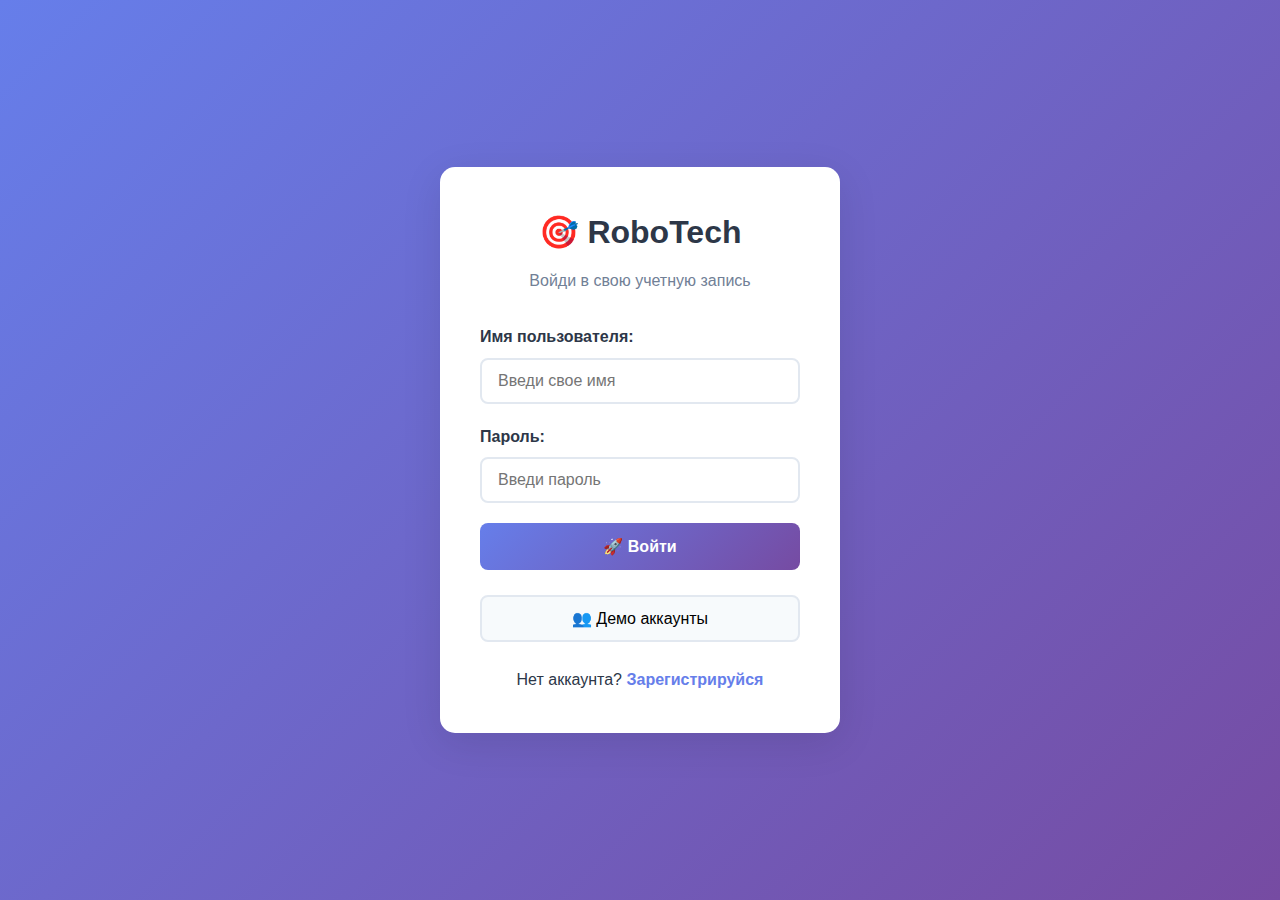
<file: index.html>
<!DOCTYPE html>
<html lang="ru">
<head>
    <meta charset="UTF-8">
    <meta name="viewport" content="width=device-width, initial-scale=1.0">
    <title>RoboTech - Изучение программирования</title>
    <link rel="stylesheet" href="cssstyle.css">
</head>
<body>
    <!-- Боковое меню -->
    <nav class="sidebar" id="sidebar">
        <div class="sidebar-header">
            <h2>🎯 RoboTech</h2>
            <button class="close-menu" onclick="Navigation.toggleSidebar()">×</button>
        </div>
        <div class="sidebar-content">
            <a href="index.html" class="menu-item">🏠 Главная</a>
            <a href="learn.html" class="menu-item">📚 Изучение языка</a>
            <a href="lessons.html" class="menu-item">💻 Практические уроки</a>
            <a href="profile.html" class="menu-item">👤 Профиль</a>
            <a href="settings.html" class="menu-item">⚙️ Настройки</a>
            <a href="#" class="menu-item" onclick="Auth.logout()">🚪 Выйти</a>
        </div>
        <div class="sidebar-footer">
            <div class="version-info">v2.0.0</div>
        </div>
    </nav>

    <!-- Основной контент -->
    <div class="main-content">
        <!-- Кнопка открытия меню -->
        <button class="menu-toggle" onclick="Navigation.toggleSidebar()">☰</button>

        <header class="main-header">
            <div class="header-content">
                <h1>RoboTech</h1>
                <div id="userWelcome">Добро пожаловать в мир Arduino!</div>
            </div>
            <div class="user-info">
                <div class="stat-badge">💎 <span id="totalPoints">0</span></div>
                <div class="level-badge">⭐ <span id="userLevel">Новичок</span></div>
            </div>
        </header>

        <main>
            <section class="welcome-section">
                <h2>Начни изучать Arduino с нуля!</h2>
                <p>Интерактивная платформа для практического изучения программирования и электроники</p>
                <div class="welcome-actions">
                    <a href="learn.html" class="btn btn-primary">📚 Изучение языка</a>
                    <a href="lessons.html" class="btn btn-secondary">💻 Практические уроки</a>
                </div>
            </section>

            <section class="achievements-section">
                <h2>🎯 Ваши достижения</h2>
                <div class="achievements-grid" id="achievementsGrid">
                    <div class="loading-achievements">Загрузка достижений...</div>
                </div>
            </section>

            <section class="progress-section">
                <h3>📊 Прогресс обучения</h3>
                <div class="progress-bar">
                    <div class="progress-fill" id="progressFill"></div>
                </div>
                <p>Пройдено: <span id="completedLessons">0</span>/5 уроков</p>
            </section>
        </main>
    </div>

    <script src="jsutils.js"></script>
    <script src="jsdata-manager.js"></script>
    <script src="jsauth.js"></script>
    <script src="jsnavigation.js"></script>
    <script src="jsui.js"></script>
    <script src="jsapp.js"></script>
    
    <script>
        document.addEventListener('DOMContentLoaded', function() {
            // Сначала загружаем тему
            UserInterface.loadTheme();
            
            // Затем инициализируем приложение
            const app = ArduinoSchoolApp.getInstance();
            
            app.initialize().then(() => {
                console.log('App initialized successfully');
                
                // Загружаем профиль
                if (ArduinoSchoolApp.getCurrentUser()) {
                    ArduinoSchoolApp.loadProfileData();
                    
                    // Загружаем достижения после небольшой задержки
                    setTimeout(() => {
                        try {
                            UserInterface.loadAchievements();
                            console.log('Achievements loaded');
                        } catch (error) {
                            console.error('Error loading achievements:', error);
                            const achievementsGrid = document.getElementById('achievementsGrid');
                            if (achievementsGrid) {
                                achievementsGrid.innerHTML = '<div class="error-message">Ошибка загрузки достижений</div>';
                            }
                        }
                    }, 200);
                } else {
                    // Если пользователь не авторизован, показываем сообщение
                    const achievementsGrid = document.getElementById('achievementsGrid');
                    if (achievementsGrid) {
                        achievementsGrid.innerHTML = '<div class="info-message">Войдите в систему чтобы увидеть достижения</div>';
                    }
                }
            }).catch(error => {
                console.error('App initialization failed:', error);
                
                // Показываем сообщение об ошибке
                const achievementsGrid = document.getElementById('achievementsGrid');
                if (achievementsGrid) {
                    achievementsGrid.innerHTML = '<div class="error-message">Ошибка загрузки приложения</div>';
                }
            });
        });
    </script>
</body>
</html>
</file>
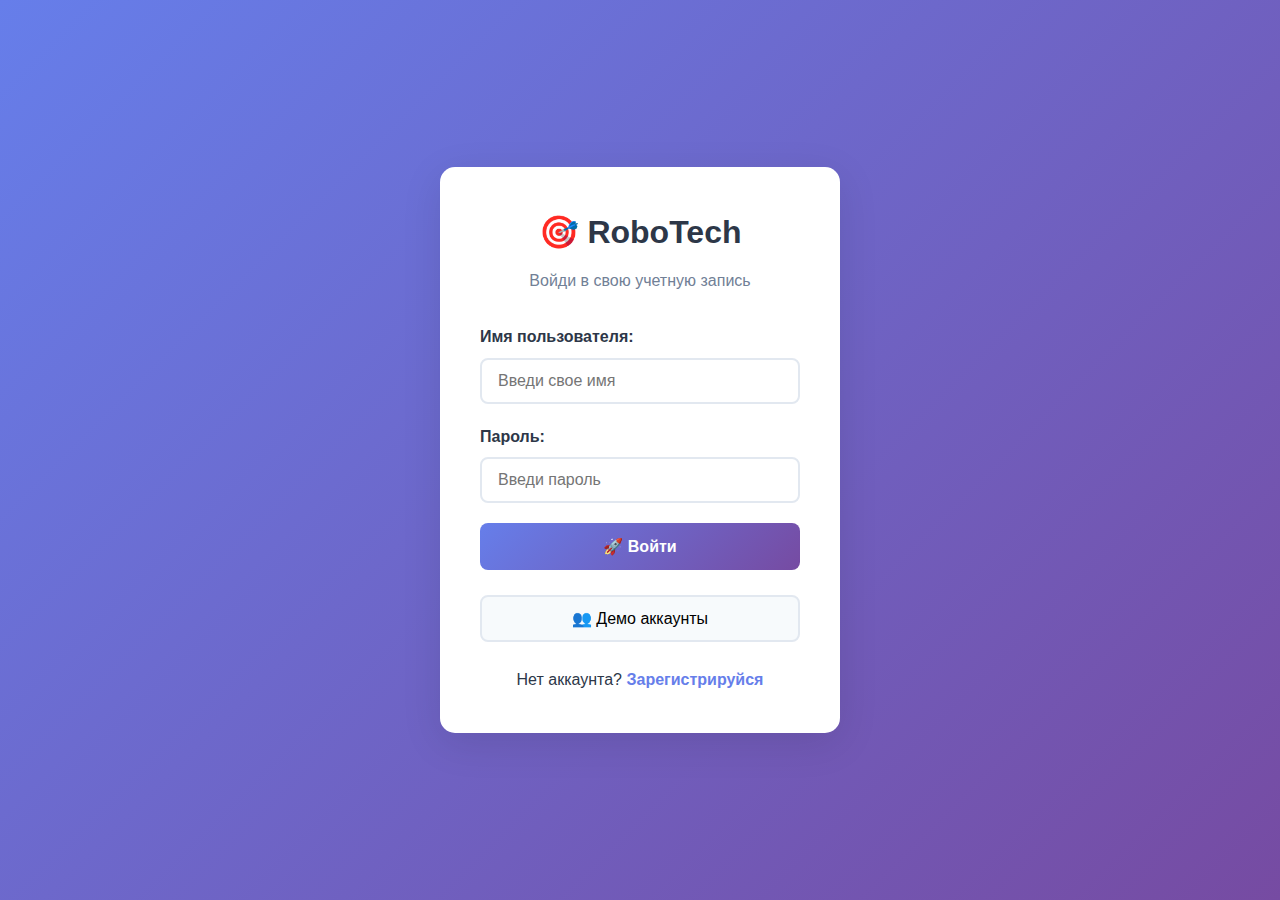
<file: learn.html>
<!DOCTYPE html>
<html lang="ru">
<head>
    <meta charset="UTF-8">
    <meta name="viewport" content="width=device-width, initial-scale=1.0">
    <title>Разделы по Arduino - RoboTech</title>
    <link rel="stylesheet" href="cssstyle.css">
</head>
<body>
    <nav class="sidebar" id="sidebar">
        <div class="sidebar-header">
            <h2>🎯 RoboTech</h2>
            <button class="close-menu" onclick="Navigation.toggleSidebar()">×</button>
        </div>
        <div class="sidebar-content">
            <a href="index.html" class="menu-item">🏠 Главная</a>
            <a href="learn.html" class="menu-item active">📚 Разделы по Arduino</a>
            <a href="lessons.html" class="menu-item">💻 Практические уроки</a>
            <a href="profile.html" class="menu-item">👤 Профиль</a>
            <a href="settings.html" class="menu-item">⚙️ Настройки</a>
            <a href="#" class="menu-item" onclick="Auth.logout()">🚪 Выйти</a>
        </div>
        <div class="sidebar-footer">
            <div class="version-info">v2.2.4</div>
        </div>
    </nav>

    <div class="main-content">
        <button class="menu-toggle" onclick="Navigation.toggleSidebar()">☰</button>

        <header class="main-header">
            <h1>📚 Разделы по Arduino</h1>
            <a href="index.html" class="btn btn-back">← На главную</a>
        </header>

        <div class="learning-layout">
            <!-- Боковая панель с разделами -->
            <aside class="sections-sidebar">
                <h3>Разделы обучения</h3>
                <div class="sections-list">
                    <div class="section-item active" data-section="arduino-start">
                        <div class="section-icon">🚀</div>
                        <div class="section-info">
                            <h4>Начало Arduino</h4>
                            <span class="section-progress">0/4 модуля</span>
                        </div>
                    </div>
                </div>
            </aside>

            <!-- Основной контент раздела -->
            <main class="section-content">
                <div class="section-header">
                    <h2>Начало Arduino</h2>
                    <div class="section-stats">
                        <span class="stat">📊 4 модуля</span>
                        <span class="stat">⏱️ 60 минут</span>
                    </div>
                </div>

                <div class="modules-list">
                    <!-- МОДУЛЬ 1: Что такое Arduino? -->
                    <div class="module-card" data-module="what-is-arduino">
                        <div class="module-header" onclick="Learning.toggleModule('what-is-arduino')">
                            <div class="module-icon">❓</div>
                            <h3>Что такое Arduino?</h3>
                            <div class="module-status">Доступно</div>
                        </div>
                        
                        <div class="module-content hidden" id="what-is-arduino-content">
                            <div class="learning-content">
                                <!-- Шаг 1: Введение -->
                                <div class="learning-step active" data-step="1">
                                    <div class="theory">
                                        <h2>Введение в Arduino</h2>
                                        <p><strong>Arduino</strong> - это платформа для создания электронных устройств, которая состоит из двух основных частей:</p>
                                        
                                        <div class="info-box">
                                            <h5>📋 Аппаратная часть:</h5>
                                            <ul>
                                                <li>Плата с микроконтроллером</li>
                                                <li>Цифровые и аналоговые входы/выходы</li>
                                                <li>USB-порт для программирования</li>
                                                <li>Разъем для питания</li>
                                            </ul>
                                        </div>

                                        <div class="info-box">
                                            <h5>💻 Программная часть:</h5>
                                            <ul>
                                                <li>Среда разработки Arduino IDE</li>
                                                <li>Упрощенный язык программирования на основе C++</li>
                                                <li>Библиотеки для работы с компонентами</li>
                                                <li>Простая загрузка программ в плату</li>
                                            </ul>
                                        </div>
                                    </div>

                                    <div class="module-actions">
                                        <button class="btn btn-next" onclick="Learning.nextStep('what-is-arduino', 1)">Далее →</button>
                                    </div>
                                </div>

                                <!-- Шаг 2: Компоненты -->
                                <div class="learning-step hidden" data-step="2">
                                    <div class="theory">
                                        <h2>Компоненты Arduino Uno</h2>
                                        
                                        <div class="arduino-image">
                                            <div class="board-preview">
                                                <div class="board-header">Arduino Uno</div>
                                                <div class="board-components">
                                                    <div class="component">🔌 USB порт</div>
                                                    <div class="component">⚡ Питание</div>
                                                    <div class="component">💡 Светодиоды</div>
                                                    <div class="component">🔘 Кнопка сброса</div>
                                                    <div class="component">📊 Цифровые пины</div>
                                                    <div class="component">📈 Аналоговые пины</div>
                                                </div>
                                            </div>
                                        </div>

                                        <div class="theory-tips">
                                            <h3>💡 Основные компоненты:</h3>
                                            <ul>
                                                <li><strong>Микроконтроллер:</strong> "Мозг" платы</li>
                                                <li><strong>Цифровые пины:</strong> Для включения/выключения устройств</li>
                                                <li><strong>Аналоговые пины:</strong> Для чтения значений датчиков</li>
                                                <li><strong>USB порт:</strong> Для программирования и питания</li>
                                            </ul>
                                        </div>
                                    </div>

                                    <div class="module-actions">
                                        <button class="btn btn-secondary" onclick="Learning.prevStep('what-is-arduino', 2)">← Назад</button>
                                        <button class="btn btn-next" onclick="Learning.nextStep('what-is-arduino', 2)">Далее →</button>
                                    </div>
                                </div>

                                <!-- Шаг 3: Преимущества -->
                                <div class="learning-step hidden" data-step="3">
                                    <div class="theory">
                                        <h2>Преимущества Arduino</h2>
                                        
                                        <div class="advantages-grid">
                                            <div class="advantage">
                                                <span class="advantage-icon">🎯</span>
                                                <strong>Простота</strong>
                                                <p>Легко начать даже без опыта в электронике</p>
                                            </div>
                                            <div class="advantage">
                                                <span class="advantage-icon">💰</span>
                                                <strong>Доступность</strong>
                                                <p>Низкая стоимость компонентов и плат</p>
                                            </div>
                                            <div class="advantage">
                                                <span class="advantage-icon">🌐</span>
                                                <strong>Сообщество</strong>
                                                <p>Большая база знаний и готовых проектов</p>
                                            </div>
                                            <div class="advantage">
                                                <span class="advantage-icon">🔧</span>
                                                <strong>Гибкость</strong>
                                                <p>Можно создавать любые проекты - от простых до сложных</p>
                                            </div>
                                        </div>
                                    </div>

                                    <div class="module-actions">
                                        <button class="btn btn-secondary" onclick="Learning.prevStep('what-is-arduino', 3)">← Назад</button>
                                        <button class="btn btn-next" onclick="Learning.nextStep('what-is-arduino', 3)">Далее →</button>
                                    </div>
                                </div>

                                <!-- Шаг 4: Практическое задание -->
                                <div class="learning-step hidden" data-step="4">
                                    <div class="theory">
                                        <h2>🧪 Практическое задание</h2>
                                        
                                        <div class="practice-section">
                                            <p><strong>Задание:</strong> Подумай и напиши в тетради 3 идеи проектов, которые можно реализовать с помощью Arduino:</p>
                                            <ul>
                                                <li>Один простой проект (например, мигающий светодиод)</li>
                                                <li>Один средний проект (например, метеостанция)</li>
                                                <li>Один сложный проект (например, робот)</li>
                                            </ul>
                                            
                                            <div class="task">
                                                <h3>📝 Проверь себя:</h3>
                                                <p>Ответь на вопросы:</p>
                                                <ul>
                                                    <li>Что такое Arduino?</li>
                                                    <li>Какие основные компоненты есть на плате?</li>
                                                    <li>В чем преимущества Arduino перед другими платформами?</li>
                                                </ul>
                                            </div>
                                        </div>
                                    </div>

                                    <div class="module-actions">
                                        <button class="btn btn-secondary" onclick="Learning.prevStep('what-is-arduino', 4)">← Назад</button>
                                        <button class="btn btn-success" onclick="Learning.completeModule('what-is-arduino')">✅ Завершить модуль</button>
                                    </div>
                                </div>
                            </div>
                        </div>
                    </div>

                    <!-- МОДУЛЬ 2: Установка Arduino IDE -->
                    <div class="module-card" data-module="install-arduino-ide">
                        <div class="module-header" onclick="Learning.toggleModule('install-arduino-ide')">
                            <div class="module-icon">💻</div>
                            <h3>Установка Arduino IDE</h3>
                            <div class="module-status">Доступно</div>
                        </div>
                        
                        <div class="module-content hidden" id="install-arduino-ide-content">
                            <div class="learning-content">
                                <!-- Шаг 1: Введение -->
                                <div class="learning-step active" data-step="1">
                                    <div class="theory">
                                        <h2>🚀 Установка Arduino IDE</h2>
                                        <p><strong>Arduino IDE</strong> - это программа, где мы будем писать код для наших проектов! Это как специальный текстовый редактор для Arduino.</p>
                                        
                                        <div class="info-box" style="background: linear-gradient(135deg, #e3f2fd, #bbdefb); border-left: 4px solid #2196f3;">
                                            <h5>🎯 Что мы сделаем:</h5>
                                            <ul>
                                                <li>📥 Скачаем Arduino IDE с официального сайта</li>
                                                <li>⚙️ Установим программу на компьютер</li>
                                                <li>✅ Проверим, что всё работает правильно</li>
                                            </ul>
                                        </div>
                                    </div>

                                    <div class="module-actions">
                                        <button class="btn btn-next" onclick="Learning.nextStep('install-arduino-ide', 1)">Начать установку! 🚀</button>
                                    </div>
                                </div>

                                <!-- Шаг 2: Выбор ОС -->
                                <div class="learning-step hidden" data-step="2">
                                    <div class="theory">
                                        <h2>🖥️ Выбери свою операционную систему</h2>
                                        
                                        <div class="os-selection">
                                            <div class="os-option" onclick="Learning.selectOS('windows')">
                                                <div class="os-icon">🪟</div>
                                                <div class="os-info">
                                                    <h4>Windows</h4>
                                                    <p>Для компьютеров с Windows</p>
                                                </div>
                                                <div class="os-check">✓</div>
                                            </div>
                                            
                                            <div class="os-option" onclick="Learning.selectOS('mac')">
                                                <div class="os-icon">🍎</div>
                                                <div class="os-info">
                                                    <h4>Mac OS</h4>
                                                    <p>Для компьютеров Apple</p>
                                                </div>
                                                <div class="os-check">✓</div>
                                            </div>
                                            
                                            <div class="os-option" onclick="Learning.selectOS('linux')">
                                                <div class="os-icon">🐧</div>
                                                <div class="os-info">
                                                    <h4>Linux</h4>
                                                    <p>Для компьютеров с Linux</p>
                                                </div>
                                                <div class="os-check">✓</div>
                                            </div>
                                        </div>
                                    </div>

                                    <div class="module-actions">
                                        <button class="btn btn-secondary" onclick="Learning.prevStep('install-arduino-ide', 2)">← Назад</button>
                                        <button class="btn btn-next" id="nextStep2" disabled onclick="Learning.nextStep('install-arduino-ide', 2)">Продолжить ✅</button>
                                    </div>
                                </div>

                                <!-- Шаг 3: Скачивание -->
                                <div class="learning-step hidden" data-step="3">
                                    <div class="theory">
                                        <h2>📥 Скачиваем Arduino IDE</h2>
                                        
                                        <div class="download-guide">
                                            <div class="step-number">1</div>
                                            <div class="step-content">
                                                <h4>Перейди на официальный сайт</h4>
                                                <p>Нажми на кнопку ниже чтобы открыть страницу загрузки:</p>
                                                <a href="https://github.com/arduino/arduino-ide/releases" target="_blank" class="btn btn-primary download-btn">🌐 Открыть страницу загрузки</a>
                                            </div>
                                        </div>

                                        <div class="download-guide">
                                            <div class="step-number">2</div>
                                            <div class="step-content">
                                                <h4>Найди свою версию</h4>
                                                <p>На странице найди файл для своей операционной системы:</p>
                                                <div class="os-files">
                                                    <div class="os-file"><span class="file-icon">📦</span><span class="file-name">Windows: <code>.exe</code> файл</span></div>
                                                    <div class="os-file"><span class="file-icon">📦</span><span class="file-name">Mac: <code>.dmg</code> файл</span></div>
                                                    <div class="os-file"><span class="file-icon">📦</span><span class="file-name">Linux: <code>.AppImage</code> файл</span></div>
                                                </div>
                                            </div>
                                        </div>
                                    </div>

                                    <div class="module-actions">
                                        <button class="btn btn-secondary" onclick="Learning.prevStep('install-arduino-ide', 3)">← Назад</button>
                                        <button class="btn btn-next" onclick="Learning.nextStep('install-arduino-ide', 3)">Я скачал! 🎉</button>
                                    </div>
                                </div>

                                <!-- Шаг 4: Установка -->
                                <div class="learning-step hidden" data-step="4">
                                    <div class="theory">
                                        <h2>⚙️ Устанавливаем Arduino IDE</h2>
                                        
                                        <div class="installation-steps">
                                            <div class="install-step">
                                                <div class="step-visual">
                                                    <div class="computer-screen">
                                                        <div class="screen-content">
                                                            <div class="folder">📁 Downloads</div>
                                                            <div class="file">📦 arduino-ide.exe</div>
                                                            <div class="cursor">👉</div>
                                                        </div>
                                                    </div>
                                                </div>
                                                <div class="step-instruction">
                                                    <h4>1. Найди скачанный файл</h4>
                                                    <p>Открой папку "Загрузки" и найди файл Arduino IDE</p>
                                                </div>
                                            </div>

                                            <div class="install-step">
                                                <div class="step-visual">
                                                    <div class="install-window">
                                                        <div class="window-header">Arduino IDE Setup</div>
                                                        <div class="window-content">
                                                            <div class="install-option">✅ I accept the agreement</div>
                                                            <div class="install-option">📁 Install to: C:\Program Files\Arduino</div>
                                                            <button class="install-button">Next ></button>
                                                        </div>
                                                    </div>
                                                </div>
                                                <div class="step-instruction">
                                                    <h4>2. Запусти установку</h4>
                                                    <p>Дважды нажми на файл и следуй инструкциям установщика</p>
                                                </div>
                                            </div>
                                        </div>
                                    </div>

                                    <div class="module-actions">
                                        <button class="btn btn-secondary" onclick="Learning.prevStep('install-arduino-ide', 4)">← Назад</button>
                                        <button class="btn btn-next" onclick="Learning.nextStep('install-arduino-ide', 4)">Установлено! ✅</button>
                                    </div>
                                </div>

                                <!-- Шаг 5: Проверка -->
                                <div class="learning-step hidden" data-step="5">
                                    <div class="theory">
                                        <h2>🎉 Проверяем установку!</h2>
                                        
                                        <div class="success-check">
                                            <div class="check-animation">
                                                <div class="check-icon">✅</div>
                                                <div class="check-message">Arduino IDE успешно установлена!</div>
                                            </div>
                                        </div>
                                    </div>

                                    <div class="module-actions">
                                        <button class="btn btn-secondary" onclick="Learning.prevStep('install-arduino-ide', 5)">← Назад</button>
                                        <button class="btn btn-success" onclick="Learning.completeModule('install-arduino-ide')">🎊 Завершить установку!</button>
                                    </div>
                                </div>
                            </div>
                        </div>
                    </div>

                    <!-- Остальные модули (3 и 4) остаются без изменений -->
                    <!-- МОДУЛЬ 3: Установка драйверов -->
                    <div class="module-card" data-module="install-arduino-driver">
                        <div class="module-header" onclick="Learning.toggleModule('install-arduino-driver')">
                            <div class="module-icon">🔌</div>
                            <h3>Установка драйверов Arduino</h3>
                            <div class="module-status">Только для Windows</div>
                        </div>
                        
                        <div class="module-content hidden" id="install-arduino-driver-content">
                            <!-- Содержимое модуля 3 -->
                        </div>
                    </div>

                    <!-- МОДУЛЬ 4: Работа с Arduino IDE -->
                    <div class="module-card" data-module="work-with-arduino-ide">
                        <div class="module-header" onclick="Learning.toggleModule('work-with-arduino-ide')">
                            <div class="module-icon">⚡</div>
                            <h3>Работа с Arduino IDE</h3>
                            <div class="module-status">Готов к программированию!</div>
                        </div>
                        
                        <div class="module-content hidden" id="work-with-arduino-ide-content">
                            <!-- Содержимое модуля 4 -->
                        </div>
                    </div>
                </div>
            </main>
        </div>
    </div>

    <script src="jsutils.js"></script>
    <script src="jsdata-manager.js"></script>
    <script src="jsauth.js"></script>
    <script src="jsnavigation.js"></script>
    <script src="jsui.js"></script>
    <script src="jsapp.js"></script>
    <script src="jslearning.js"></script>
    
    <script>
        document.addEventListener('DOMContentLoaded', function() {
            ArduinoSchoolApp.getInstance().initialize().then(() => {
                console.log('Learning page initialized');
                Learning.init();
            });
        });
    </script>
</body>
</html>
</file>
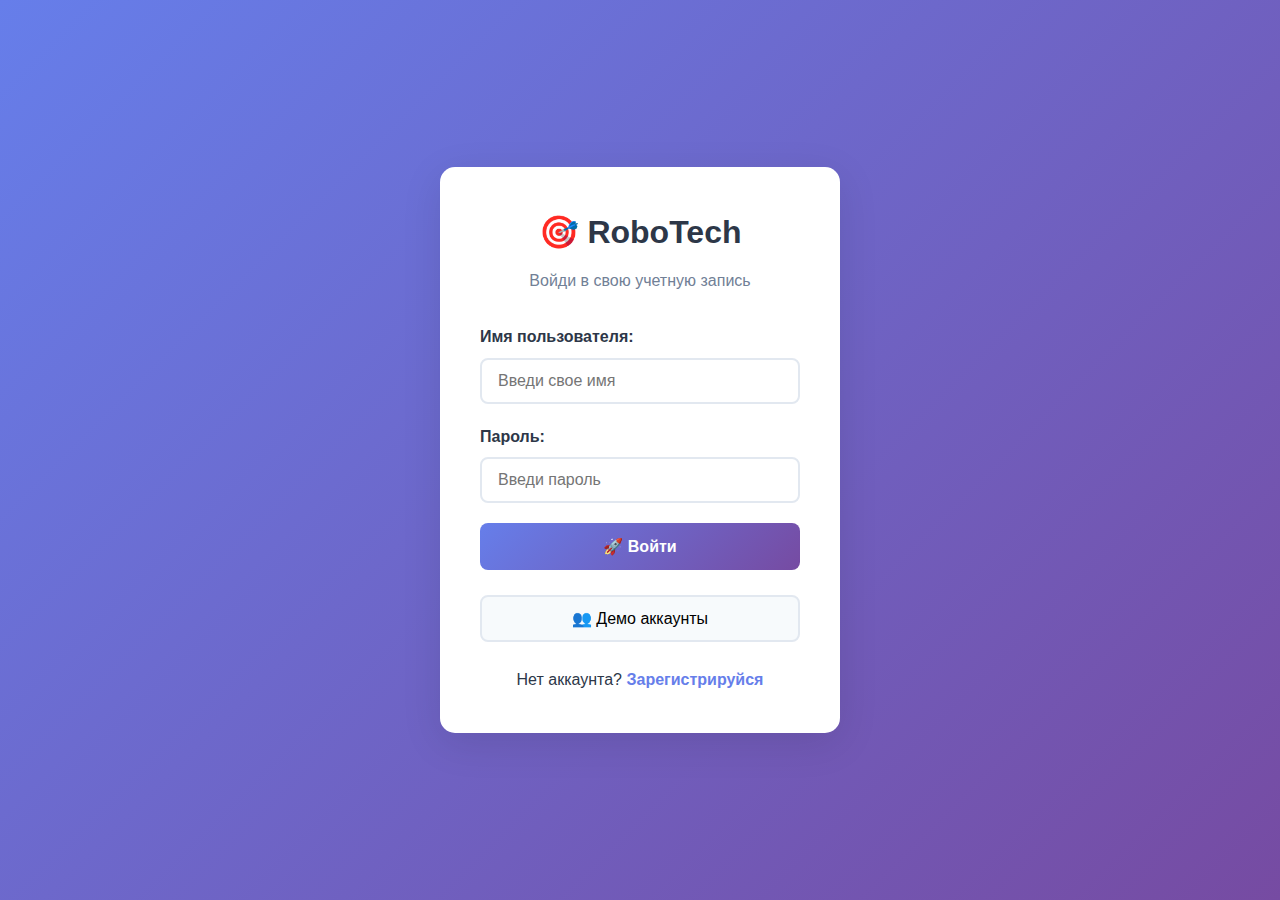
<file: lesson1.html>
<!DOCTYPE html>
<html lang="ru">
<head>
    <meta charset="UTF-8">
    <meta name="viewport" content="width=device-width, initial-scale=1.0">
    <title>Урок 1: Первая программа - RoboTech</title>
    <link rel="stylesheet" href="cssstyle.css">
</head>
<body>
    <nav class="sidebar" id="sidebar">
        <div class="sidebar-header">
            <h2>🎯 RoboTech</h2>
            <button class="close-menu" onclick="Navigation.toggleSidebar()">×</button>
        </div>
        <div class="sidebar-content">
            <a href="index.html" class="menu-item">🏠 Главная</a>
            <a href="learn.html" class="menu-item">📚 Изучение языка</a>
            <a href="lessons.html" class="menu-item">💻 Практические уроки</a>
            <a href="profile.html" class="menu-item">👤 Профиль</a>
            <a href="settings.html" class="menu-item">⚙️ Настройки</a>
            <a href="#" class="menu-item" onclick="Auth.logout()">🚪 Выйти</a>
        </div>
        <div class="sidebar-footer">
            <div class="version-info">v2.0.0</div>
        </div>
    </nav>

    <div class="main-content">
        <button class="menu-toggle" onclick="Navigation.toggleSidebar()">☰</button>

        <header class="main-header">
            <h1>Урок 1: Первая программа</h1>
            <a href="lessons.html" class="btn btn-back">← К урокам</a>
        </header>

        <div class="lesson-content">
            <div class="theory">
                <h2>Мигающий светодиод</h2>
                <p>На плате Arduino есть встроенный светодиод на пине 13. Давай заставим его мигать!</p>
                
                <div class="task">
                    <h3>Задание:</h3>
                    <p>Напиши программу, которая включает светодиод на 1 секунду и выключает на 1 секунду.</p>
                </div>
            </div>

            <div class="code-section">
                <h3>Твой код:</h3>
                <textarea id="codeEditor" rows="12">
int ledPin = 13;

void setup() {
  // Настрой пин как выход
}

void loop() {
  // Включи светодиод
  // Подожди 1000 миллисекунд
  // Выключи светодиод
  // Подожди 1000 миллисекунд
}</textarea>
                <button class="btn btn-check" onclick="checkCode()">Проверить код</button>
            </div>

            <div id="result" class="result hidden">
                <div id="message"></div>
                <button class="btn btn-next-lesson" onclick="completeLesson()">Завершить урок</button>
            </div>
        </div>
    </div>

    <script src="jsutils.js"></script>
    <script src="jsdata-manager.js"></script>
    <script src="jsauth.js"></script>
    <script src="jsnavigation.js"></script>
    <script src="jsui.js"></script>
    <script src="jsapp.js"></script>
    <script src="jslessons.js"></script>
    
    <script>
        document.addEventListener('DOMContentLoaded', function() {
            const currentUser = localStorage.getItem('currentUser');
            if (!currentUser) {
                alert('Пожалуйста, войдите в систему');
                window.location.href = 'login.html';
                return;
            }
            
            ArduinoSchoolApp.getInstance().initialize().then(() => {
                initLesson(1);
            });
        });

        function checkCode() {
            const code = document.getElementById('codeEditor').value;
            const result = document.getElementById('result');
            const message = document.getElementById('message');
            
            if (code.includes('pinMode') && 
                code.includes('digitalWrite') && 
                code.includes('delay')) {
                
                message.innerHTML = '✅ Отлично! Код правильный! Светодиод будет мигать!';
                message.className = 'success';
                result.classList.remove('hidden');
                
            } else {
                message.innerHTML = '❌ Проверь, что ты использовал pinMode, digitalWrite и delay';
                message.className = 'error';
                result.classList.remove('hidden');
            }
        }

        function completeLesson() {
            ArduinoSchoolApp.completeLesson(1);
            setTimeout(() => {
                window.location.href = 'lessons.html';
            }, 2000);
        }
    </script>
</body>
</html>
</file>
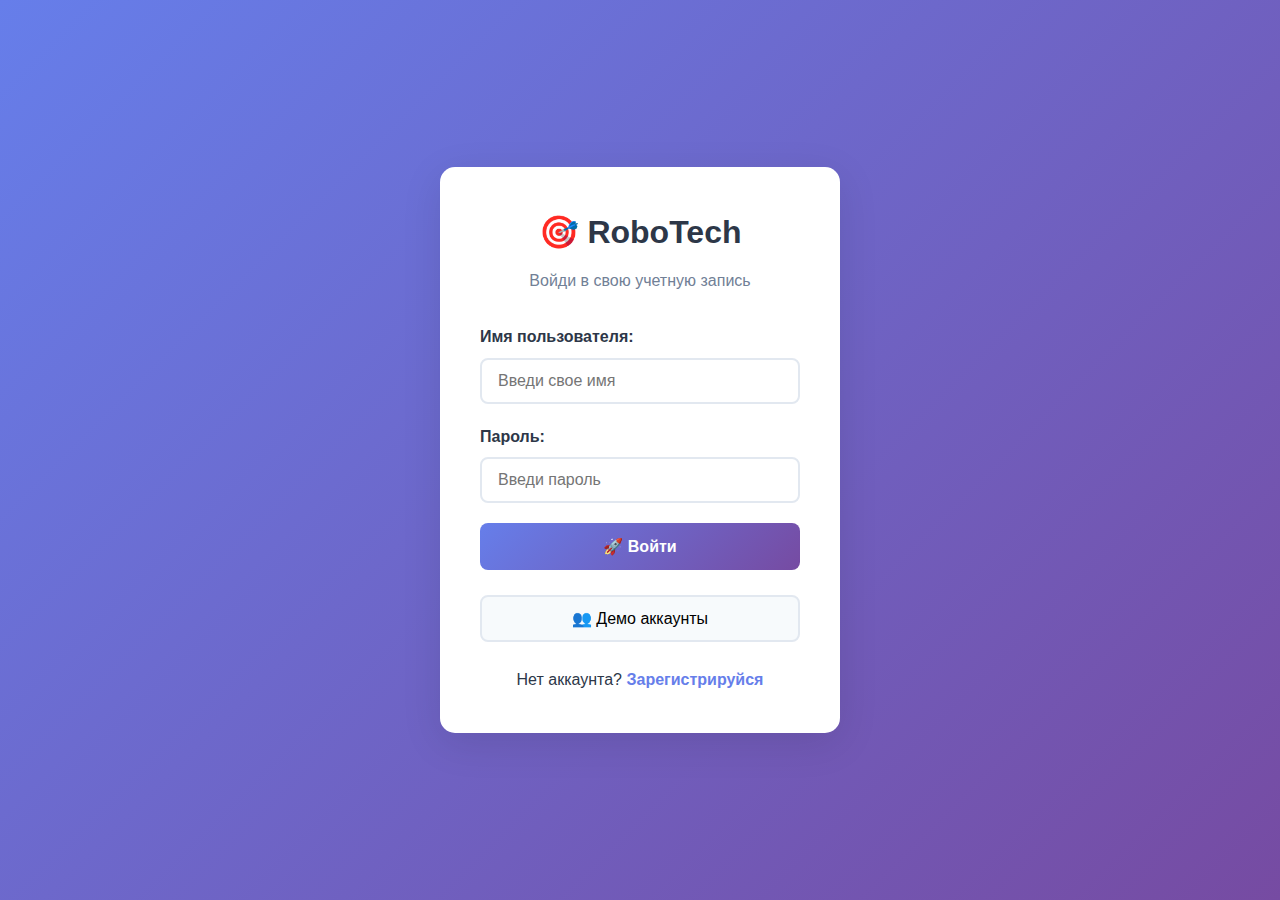
<file: lesson2.html>
<!DOCTYPE html>
<html lang="ru">
<head>
    <meta charset="UTF-8">
    <meta name="viewport" content="width=device-width, initial-scale=1.0">
    <title>Урок 2: Светодиод и кнопка</title>
    <link rel="stylesheet" href="cssstyle.css">
</head>
<body>
    <div class="container">
        <nav class="main-nav">
            <button class="menu-btn" onclick="Navigation.toggleMenu()">☰ Меню</button>
            <div class="menu-dropdown" id="menuDropdown">
                <a href="index.html" class="menu-item">🏠 Главная</a>
                <a href="learn.html" class="menu-item">📚 Обучение</a>
                <a href="profile.html" class="menu-item">👤 Профиль</a>
                <a href="settings.html" class="menu-item">⚙️ Настройки</a>
                <a href="#" class="menu-item" onclick="Auth.logout()">🚪 Выйти</a>
            </div>
        </nav>

        <header class="main-header">
            <h1>Урок 2: Светодиод и кнопка</h1>
            <a href="index.html" class="btn btn-back">← На главную</a>
        </header>

        <div class="lesson-content">
            <div class="theory">
                <h2>Управление светодиодом с помощью кнопки</h2>
                <p>Научимся читать состояние кнопки и управлять светодиодом.</p>
                
                <div class="task">
                    <h3>Задание:</h3>
                    <p>Сделай так, чтобы светодиод включался только когда нажата кнопка.</p>
                </div>
            </div>

            <div class="code-section">
                <h3>Твой код:</h3>
                <textarea id="codeEditor" rows="15">
int buttonPin = 2;
int ledPin = 13;

void setup() {
  // Настрой пины
}

void loop() {
  // Прочитай состояние кнопки
  // Если кнопка нажата - включи светодиод
  // Иначе - выключи светодиод
}</textarea>
                <button class="btn btn-check" onclick="checkCode()">Проверить код</button>
            </div>

            <div id="result" class="result hidden">
                <div id="message"></div>
                <button class="btn btn-next-lesson" onclick="completeLesson()">Завершить урок</button>
            </div>
        </div>
    </div>

    <script src="jsutils.js"></script>
    <script src="jsdata-manager.js"></script>
    <script src="jsauth.js"></script>
    <script src="jsnavigation.js"></script>
    <script src="jsapp.js"></script>
    <script src="jslessons.js"></script>
    
    <script>
        document.addEventListener('DOMContentLoaded', function() {
            initLesson(2);
        });

        function checkCode() {
            const code = document.getElementById('codeEditor').value;
            const result = document.getElementById('result');
            const message = document.getElementById('message');
            
            if (code.includes('digitalRead') && 
                code.includes('if') && 
                code.includes('digitalWrite')) {
                
                message.innerHTML = '✅ Отлично! Кнопка теперь управляет светодиодом!';
                message.className = 'success';
                result.classList.remove('hidden');
                
            } else {
                message.innerHTML = '❌ Используй digitalRead для чтения кнопки и if для проверки состояния';
                message.className = 'error';
                result.classList.remove('hidden');
            }
        }

        function completeLesson() {
            ArduinoSchoolApp.completeLesson(2);
            setTimeout(() => {
                window.location.href = 'index.html';
            }, 2000);
        }
    </script>
</body>
</html>
</file>
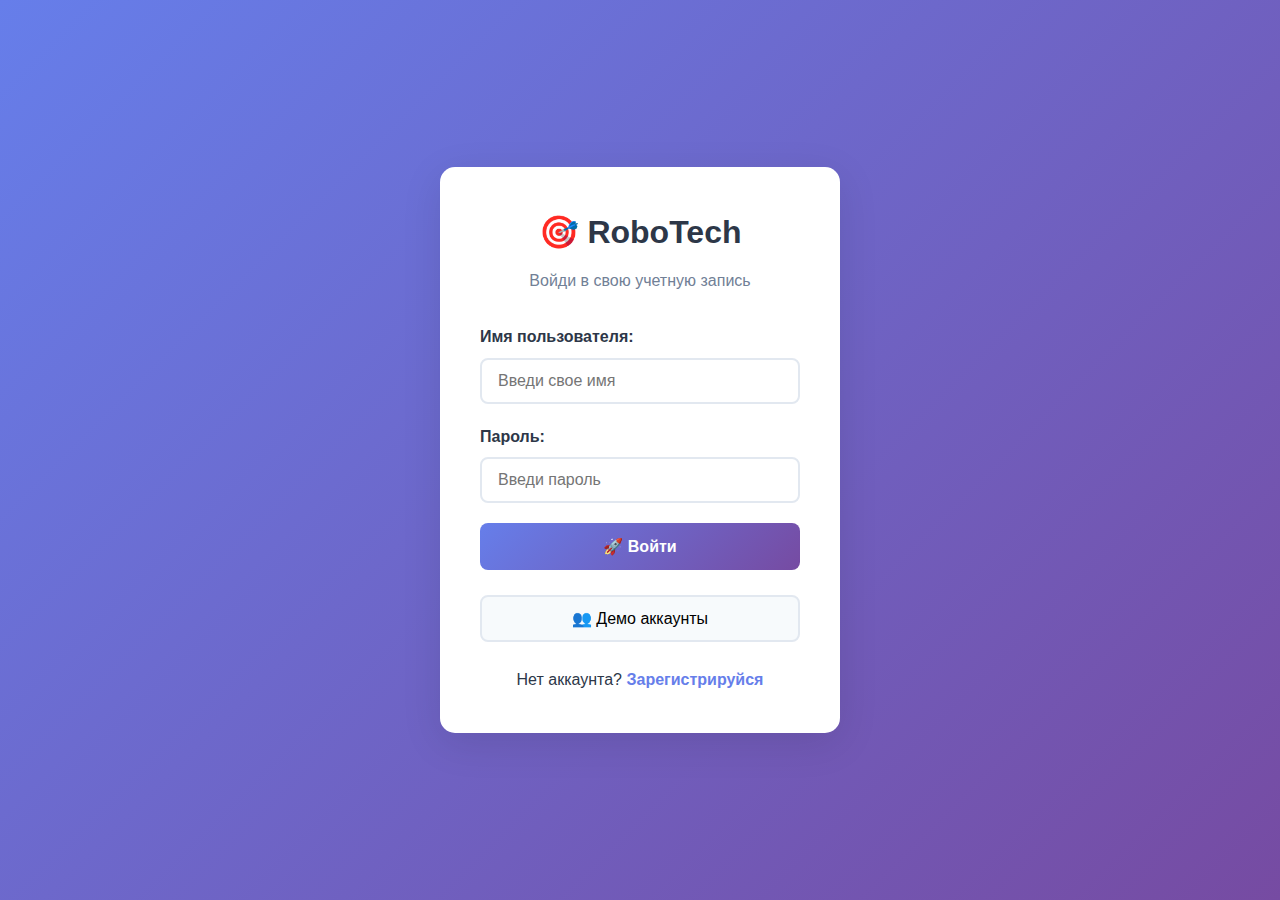
<file: lesson3.html>
<!DOCTYPE html>
<html lang="ru">
<head>
    <meta charset="UTF-8">
    <meta name="viewport" content="width=device-width, initial-scale=1.0">
    <title>Урок 3: ШИМ и яркость</title>
    <link rel="stylesheet" href="cssstyle.css">
</head>
<body>
    <div class="container">
        <nav class="main-nav">
            <button class="menu-btn" onclick="Navigation.toggleMenu()">☰ Меню</button>
            <div class="menu-dropdown" id="menuDropdown">
                <a href="index.html" class="menu-item">🏠 Главная</a>
                <a href="learn.html" class="menu-item">📚 Обучение</a>
                <a href="profile.html" class="menu-item">👤 Профиль</a>
                <a href="settings.html" class="menu-item">⚙️ Настройки</a>
                <a href="#" class="menu-item" onclick="Auth.logout()">🚪 Выйти</a>
            </div>
        </nav>

        <header class="main-header">
            <h1>Урок 3: ШИМ и яркость</h1>
            <a href="index.html" class="btn btn-back">← На главную</a>
        </header>

        <div class="lesson-content">
            <div class="theory">
                <h2>Управление яркостью светодиода</h2>
                <p>Используем ШИМ (PWM) для плавного изменения яркости светодиода.</p>
                
                <div class="task">
                    <h3>Задание:</h3>
                    <p>Сделай плавное включение и выключение светодиода.</p>
                </div>
            </div>

            <div class="code-section">
                <h3>Твой код:</h3>
                <textarea id="codeEditor" rows="15">
int ledPin = 9;

void setup() {
  // Настрой пин как выход
}

void loop() {
  // Плавное увеличение яркости
  // Плавное уменьшение яркости
}</textarea>
                <button class="btn btn-check" onclick="checkCode()">Проверить код</button>
            </div>

            <div id="result" class="result hidden">
                <div id="message"></div>
                <button class="btn btn-next-lesson" onclick="completeLesson()">Завершить урок</button>
            </div>
        </div>
    </div>

    <script src="jsutils.js"></script>
    <script src="jsdata-manager.js"></script>
    <script src="jsauth.js"></script>
    <script src="jsnavigation.js"></script>
    <script src="jsapp.js"></script>
    <script src="jslessons.js"></script>
    
    <script>
        document.addEventListener('DOMContentLoaded', function() {
            initLesson(3);
        });

        function checkCode() {
            const code = document.getElementById('codeEditor').value;
            const result = document.getElementById('result');
            const message = document.getElementById('message');
            
            if (code.includes('analogWrite') && code.includes('for')) {
                message.innerHTML = '✅ Отлично! Светодиод теперь плавно меняет яркость!';
                message.className = 'success';
                result.classList.remove('hidden');
            } else {
                message.innerHTML = '❌ Используй analogWrite для ШИМ и for для плавного изменения';
                message.className = 'error';
                result.classList.remove('hidden');
            }
        }

        function completeLesson() {
            ArduinoSchoolApp.completeLesson(3);
            setTimeout(() => {
                window.location.href = 'index.html';
            }, 2000);
        }
    </script>
</body>
</html>
</file>
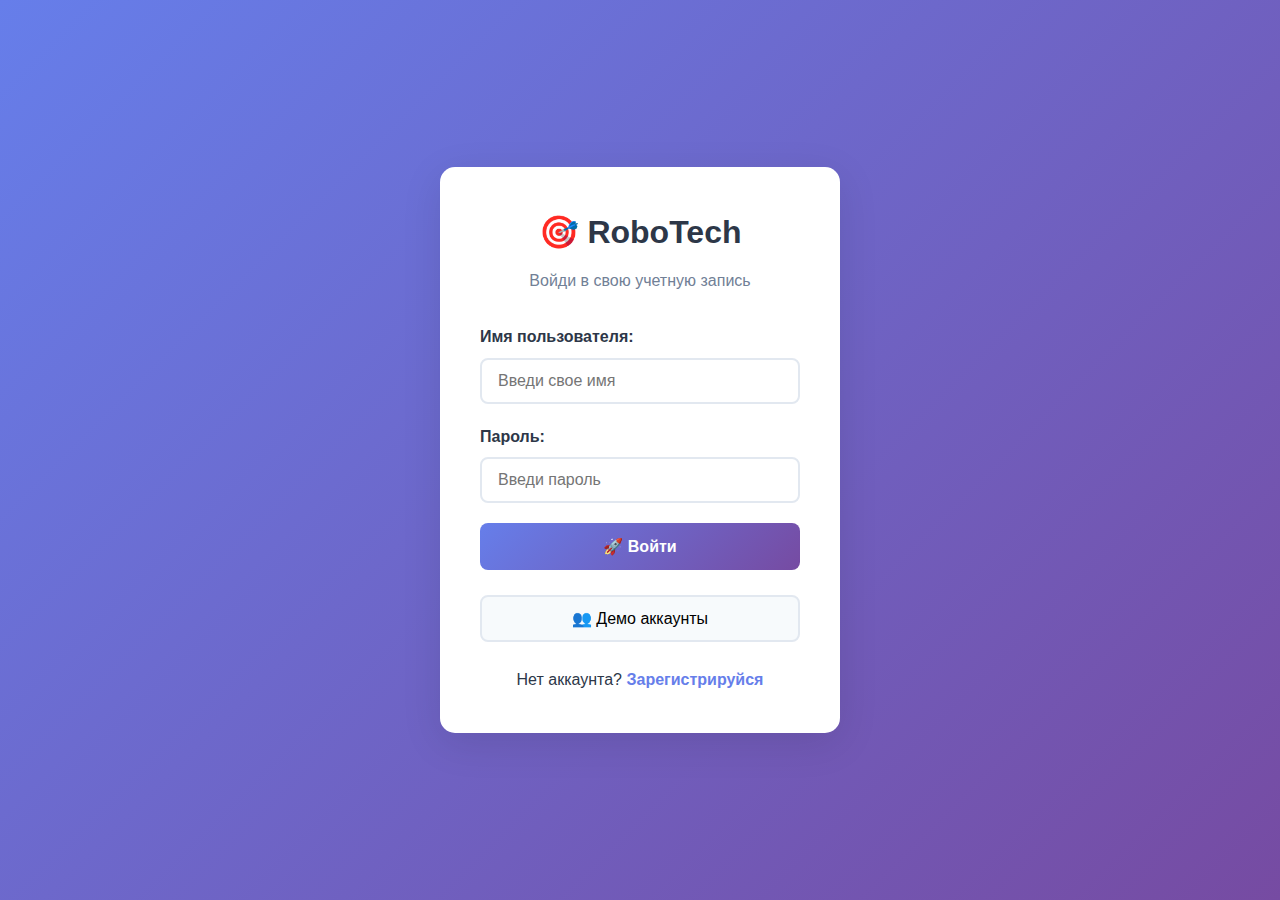
<file: lesson4.html>
<!DOCTYPE html>
<html lang="ru">
<head>
    <meta charset="UTF-8">
    <meta name="viewport" content="width=device-width, initial-scale=1.0">
    <title>Урок 4: Сервопривод</title>
    <link rel="stylesheet" href="cssstyle.css">
</head>
<body>
    <div class="container">
        <nav class="main-nav">
            <button class="menu-btn" onclick="Navigation.toggleMenu()">☰ Меню</button>
            <div class="menu-dropdown" id="menuDropdown">
                <a href="index.html" class="menu-item">🏠 Главная</a>
                <a href="learn.html" class="menu-item">📚 Обучение</a>
                <a href="profile.html" class="menu-item">👤 Профиль</a>
                <a href="settings.html" class="menu-item">⚙️ Настройки</a>
                <a href="#" class="menu-item" onclick="Auth.logout()">🚪 Выйти</a>
            </div>
        </nav>

        <header class="main-header">
            <h1>Урок 4: Сервопривод</h1>
            <a href="index.html" class="btn btn-back">← На главную</a>
        </header>

        <div class="lesson-content">
            <div class="theory">
                <h2>Управление сервоприводом</h2>
                <p>Сервоприводы позволяют точно контролировать положение вала.</p>
                
                <div class="task">
                    <h3>Задание:</h3>
                    <p>Сделай плавное вращение сервопривода от 0 до 180 градусов и обратно.</p>
                </div>
            </div>

            <div class="code-section">
                <h3>Твой код:</h3>
                <textarea id="codeEditor" rows="15">
#include <Servo.h>
Servo myServo;

void setup() {
  // Подключи сервопривод
}

void loop() {
  // Плавно поворачивай сервопривод
}</textarea>
                <button class="btn btn-check" onclick="checkCode()">Проверить код</button>
            </div>

            <div id="result" class="result hidden">
                <div id="message"></div>
                <button class="btn btn-next-lesson" onclick="completeLesson()">Завершить урок</button>
            </div>
        </div>
    </div>

    <script src="jsutils.js"></script>
    <script src="jsdata-manager.js"></script>
    <script src="jsauth.js"></script>
    <script src="jsnavigation.js"></script>
    <script src="jsapp.js"></script>
    <script src="jslessons.js"></script>
    
    <script>
        document.addEventListener('DOMContentLoaded', function() {
            initLesson(4);
        });

        function checkCode() {
            const code = document.getElementById('codeEditor').value;
            const result = document.getElementById('result');
            const message = document.getElementById('message');
            
            if (code.includes('Servo') && code.includes('attach') && code.includes('write')) {
                message.innerHTML = '✅ Отлично! Сервопривод теперь плавно поворачивается!';
                message.className = 'success';
                result.classList.remove('hidden');
            } else {
                message.innerHTML = '❌ Используй библиотеку Servo, методы attach() и write()';
                message.className = 'error';
                result.classList.remove('hidden');
            }
        }

        function completeLesson() {
            ArduinoSchoolApp.completeLesson(4);
            setTimeout(() => {
                window.location.href = 'index.html';
            }, 2000);
        }
    </script>
</body>
</html>
</file>
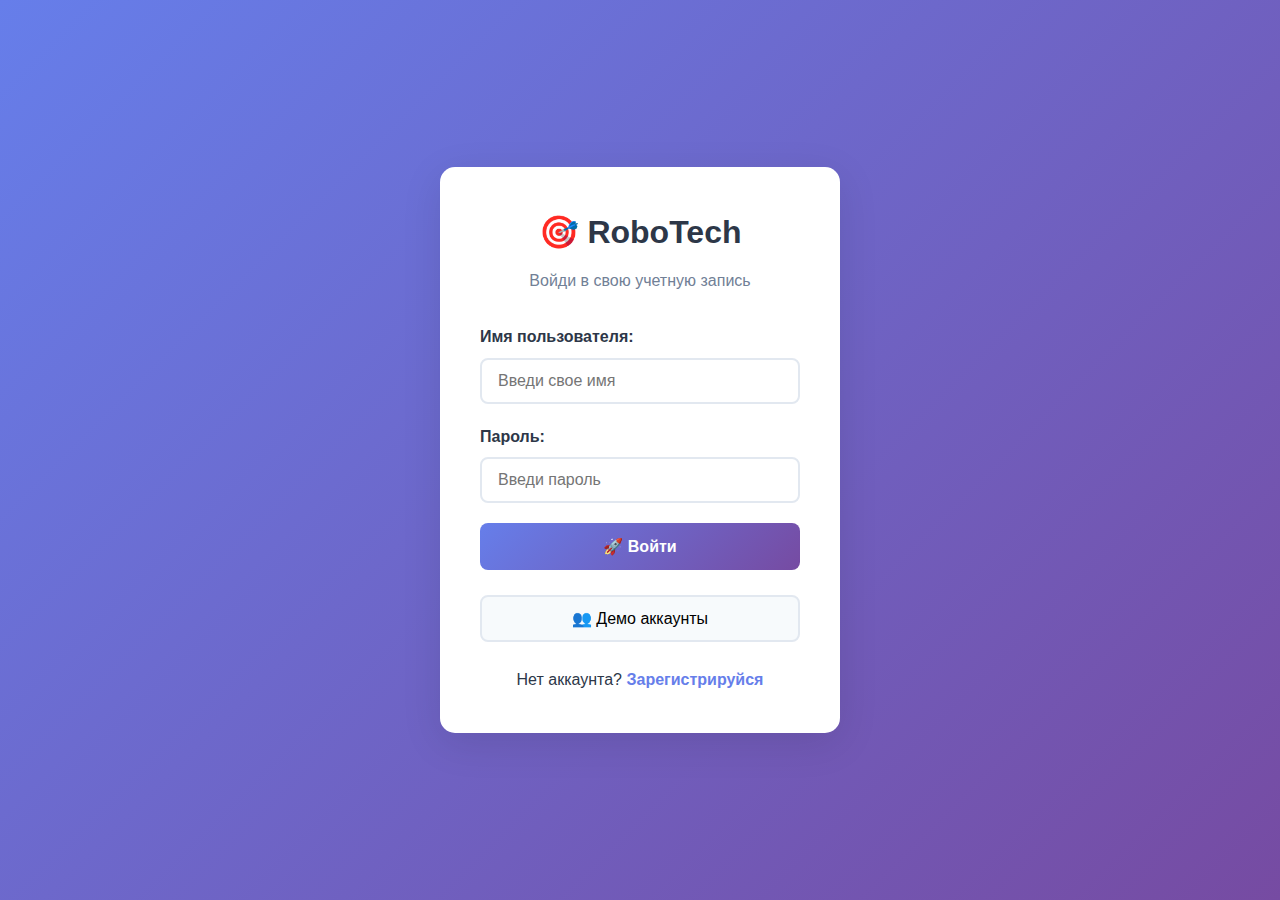
<file: lesson5.html>
<!DOCTYPE html>
<html lang="ru">
<head>
    <meta charset="UTF-8">
    <meta name="viewport" content="width=device-width, initial-scale=1.0">
    <title>Урок 5: Ультразвуковой датчик</title>
    <link rel="stylesheet" href="cssstyle.css">
</head>
<body>
    <div class="container">
        <nav class="main-nav">
            <button class="menu-btn" onclick="Navigation.toggleMenu()">☰ Меню</button>
            <div class="menu-dropdown" id="menuDropdown">
                <a href="index.html" class="menu-item">🏠 Главная</a>
                <a href="learn.html" class="menu-item">📚 Обучение</a>
                <a href="profile.html" class="menu-item">👤 Профиль</a>
                <a href="settings.html" class="menu-item">⚙️ Настройки</a>
                <a href="#" class="menu-item" onclick="Auth.logout()">🚪 Выйти</a>
            </div>
        </nav>

        <header class="main-header">
            <h1>Урок 5: Ультразвуковой датчик</h1>
            <a href="index.html" class="btn btn-back">← На главную</a>
        </header>

        <div class="lesson-content">
            <div class="theory">
                <h2>Измерение расстояния</h2>
                <p>Ультразвуковой датчик HC-SR04 позволяет измерять расстояние до объектов.</p>
                
                <div class="task">
                    <h3>Задание:</h3>
                    <p>Сделай систему, которая измеряет расстояние и выводит его в монитор порта.</p>
                </div>
            </div>

            <div class="code-section">
                <h3>Твой код:</h3>
                <textarea id="codeEditor" rows="20">
const int trigPin = 9;
const int echoPin = 10;

void setup() {
  // Инициализация Serial
  // Настройка пинов
}

void loop() {
  // Отправь ультразвуковой импульс
  // Измерь время ответного импульса
  // Рассчитай расстояние
  // Выведи расстояние
}</textarea>
                <button class="btn btn-check" onclick="checkCode()">Проверить код</button>
            </div>

            <div id="result" class="result hidden">
                <div id="message"></div>
                <button class="btn btn-next-lesson" onclick="completeLesson()">Завершить урок</button>
            </div>
        </div>
    </div>

    <script src="jsutils.js"></script>
    <script src="jsdata-manager.js"></script>
    <script src="jsauth.js"></script>
    <script src="jsnavigation.js"></script>
    <script src="jsapp.js"></script>
    <script src="jslessons.js"></script>
    
    <script>
        document.addEventListener('DOMContentLoaded', function() {
            initLesson(5);
        });

        function checkCode() {
            const code = document.getElementById('codeEditor').value;
            const result = document.getElementById('result');
            const message = document.getElementById('message');
            
            if (code.includes('Serial.begin') && code.includes('pulseIn') && code.includes('Serial.print')) {
                message.innerHTML = '✅ Отлично! Система измерения расстояния готова!';
                message.className = 'success';
                result.classList.remove('hidden');
            } else {
                message.innerHTML = '❌ Используй Serial для вывода, pulseIn для измерения времени';
                message.className = 'error';
                result.classList.remove('hidden');
            }
        }

        function completeLesson() {
            ArduinoSchoolApp.completeLesson(5);
            setTimeout(() => {
                window.location.href = 'index.html';
            }, 2000);
        }
    </script>
</body>
</html>
</file>
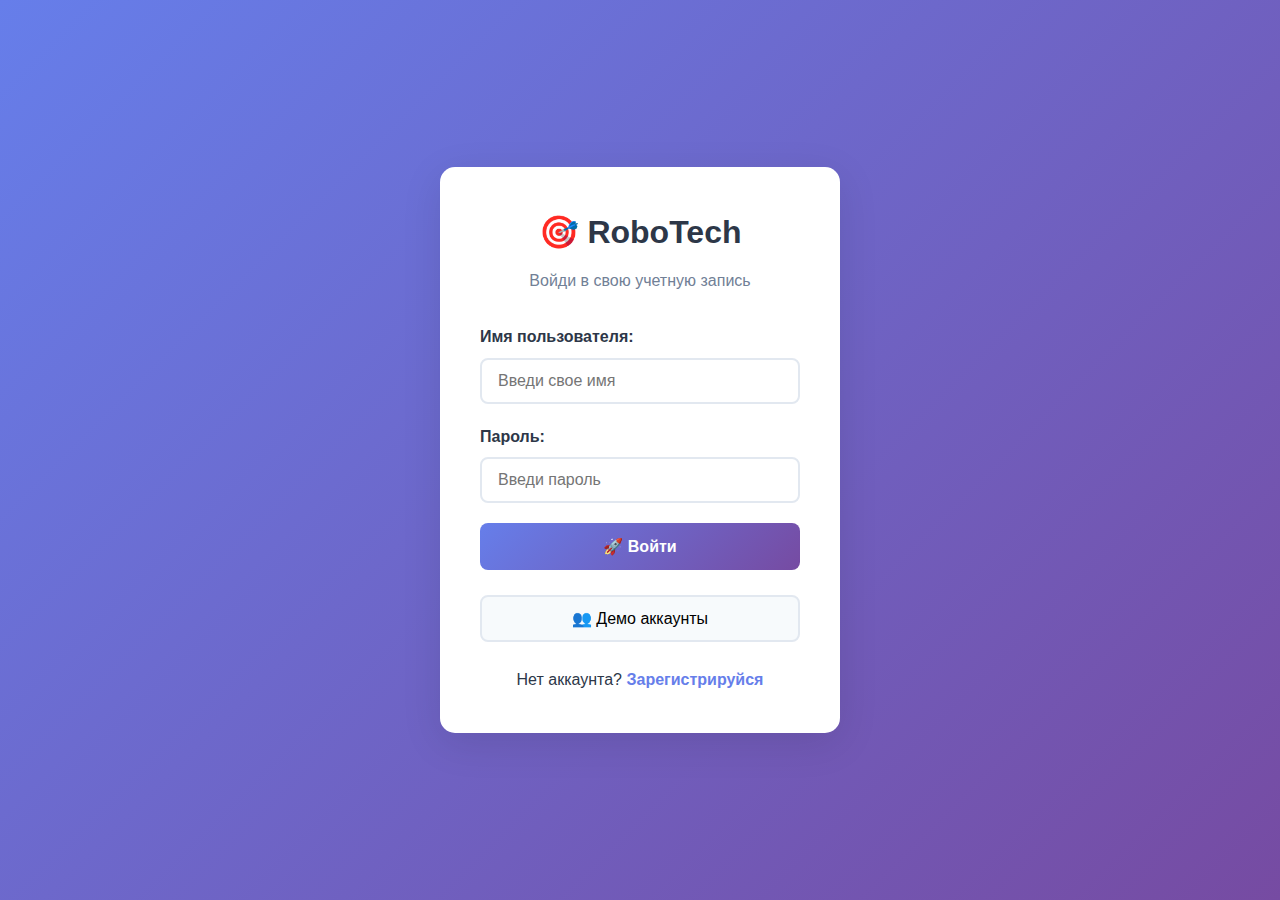
<file: lessons.html>
<!DOCTYPE html>
<html lang="ru">
<head>
    <meta charset="UTF-8">
    <meta name="viewport" content="width=device-width, initial-scale=1.0">
    <title>Практические уроки - RoboTech</title>
    <link rel="stylesheet" href="cssstyle.css">
</head>
<body>
    <nav class="sidebar" id="sidebar">
        <div class="sidebar-header">
            <h2>🎯 RoboTech</h2>
            <button class="close-menu" onclick="Navigation.toggleSidebar()">×</button>
        </div>
        <div class="sidebar-content">
            <a href="index.html" class="menu-item">🏠 Главная</a>
            <a href="learn.html" class="menu-item">📚 Изучение языка</a>
            <a href="lessons.html" class="menu-item active">💻 Практические уроки</a>
            <a href="profile.html" class="menu-item">👤 Профиль</a>
            <a href="settings.html" class="menu-item">⚙️ Настройки</a>
            <a href="#" class="menu-item" onclick="Auth.logout()">🚪 Выйти</a>
        </div>
        <div class="sidebar-footer">
            <div class="version-info">v2.0.0</div>
        </div>
    </nav>

    <div class="main-content">
        <button class="menu-toggle" onclick="Navigation.toggleSidebar()">☰</button>

        <header class="main-header">
            <h1>💻 Практические уроки</h1>
            <a href="index.html" class="btn btn-back">← На главную</a>
        </header>

        <div class="lessons-grid-compact">
            <div class="lesson-square" data-lesson="1" onclick="UserInterface.openLesson(1)">
                <div class="lesson-icon">🚀</div>
                <h3>Урок 1</h3>
                <p>Первая программа</p>
                <div class="lesson-status" id="lesson1Status">🔒</div>
            </div>

            <div class="lesson-square" data-lesson="2" onclick="UserInterface.openLesson(2)">
                <div class="lesson-icon">🔘</div>
                <h3>Урок 2</h3>
                <p>Светодиод и кнопка</p>
                <div class="lesson-status" id="lesson2Status">🔒</div>
            </div>

            <div class="lesson-square" data-lesson="3" onclick="UserInterface.openLesson(3)">
                <div class="lesson-icon">💡</div>
                <h3>Урок 3</h3>
                <p>ШИМ и яркость</p>
                <div class="lesson-status" id="lesson3Status">🔒</div>
            </div>

            <div class="lesson-square" data-lesson="4" onclick="UserInterface.openLesson(4)">
                <div class="lesson-icon">⚙️</div>
                <h3>Урок 4</h3>
                <p>Сервопривод</p>
                <div class="lesson-status" id="lesson4Status">🔒</div>
            </div>

            <div class="lesson-square" data-lesson="5" onclick="UserInterface.openLesson(5)">
                <div class="lesson-icon">📏</div>
                <h3>Урок 5</h3>
                <p>Ультразвуковой датчик</p>
                <div class="lesson-status" id="lesson5Status">🔒</div>
            </div>
        </div>
    </div>

    <script src="jsutils.js"></script>
    <script src="jsdata-manager.js"></script>
    <script src="jsauth.js"></script>
    <script src="jsnavigation.js"></script>
    <script src="jsui.js"></script>
    <script src="jsapp.js"></script>
    
    <script>
        document.addEventListener('DOMContentLoaded', function() {
            ArduinoSchoolApp.getInstance().initialize().then(() => {
                UserInterface.updateLessonStatus();
            });
        });
    </script>
</body>
</html>
</file>
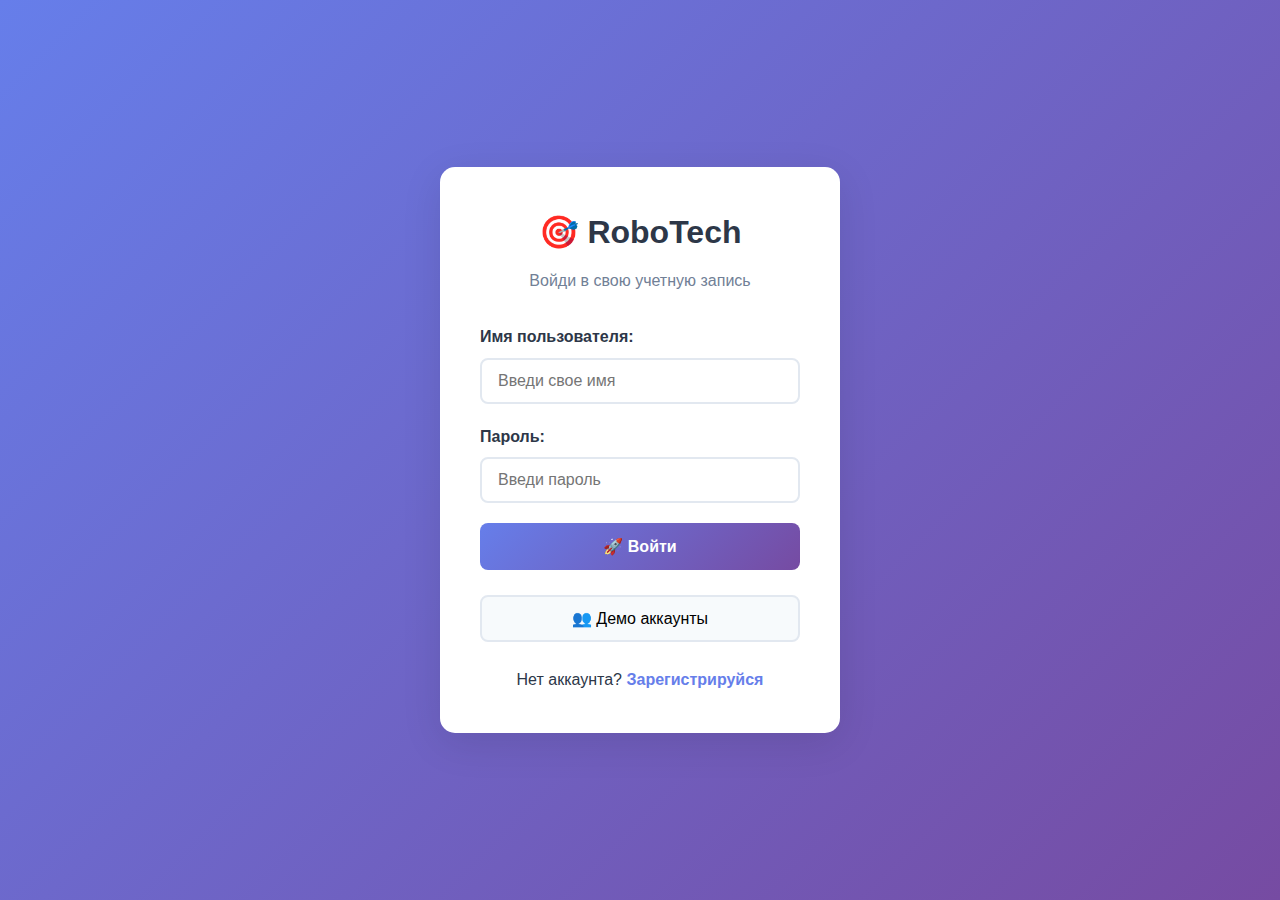
<file: login.html>
<!DOCTYPE html>
<html lang="ru">
<head>
    <meta charset="UTF-8">
    <meta name="viewport" content="width=device-width, initial-scale=1.0">
    <title>RoboTech 2.0 - Вход</title>
    <link rel="stylesheet" href="cssstyle.css">
</head>
<body>
    <div class="login-container">
        <div class="login-box">
            <div class="login-header">
                <h1>🎯 RoboTech</h1>
                <p>Войди в свою учетную запись</p>
            </div>

            <form id="loginForm" class="login-form">
                <div class="form-group">
                    <label for="username">Имя пользователя:</label>
                    <input type="text" id="username" name="username" required 
                           placeholder="Введи свое имя" minlength="3" maxlength="20">
                </div>

                <div class="form-group">
                    <label for="password">Пароль:</label>
                    <input type="password" id="password" name="password" required 
                           placeholder="Введи пароль" minlength="4">
                </div>

                <button type="submit" class="btn-login">🚀 Войти</button>
            </form>

            <div class="demo-section">
                <button class="demo-toggle" onclick="Auth.toggleDemoAccounts()">
                    👥 Демо аккаунты
                </button>
                
                <div class="demo-accounts hidden" id="demoAccounts">
                    <h3>Выбери демо-аккаунт:</h3>
                    <div class="demo-buttons">
                        <button class="demo-btn" onclick="Auth.loginToDemoAccount('arduino_123')">
                            <span class="demo-icon">🆕</span>
                            <span class="demo-info">
                                <strong>Чистый аккаунт</strong>
                                <small>arduino_123 / arduino_123</small>
                            </span>
                        </button>
                        <button class="demo-btn" onclick="Auth.loginToDemoAccount('novice')">
                            <span class="demo-icon">🟢</span>
                            <span class="demo-info">
                                <strong>Новичок</strong>
                                <small>novice / demo123</small>
                            </span>
                        </button>
                        <button class="demo-btn" onclick="Auth.loginToDemoAccount('student')">
                            <span class="demo-icon">🟡</span>
                            <span class="demo-info">
                                <strong>Опытный</strong>
                                <small>student / demo123</small>
                            </span>
                        </button>
                        <button class="demo-btn" onclick="Auth.loginToDemoAccount('pro')">
                            <span class="demo-icon">🔴</span>
                            <span class="demo-info">
                                <strong>Продвинутый</strong>
                                <small>pro / demo123</small>
                            </span>
                        </button>
                    </div>
                </div>
            </div>

            <div class="login-footer">
                <p>Нет аккаунта? <a href="register.html" class="link">Зарегистрируйся</a></p>
            </div>
        </div>
    </div>

    <script src="jsutils.js"></script>
    <script src="jsdata-manager.js"></script>
    <script src="jsauth.js"></script>
    
    <script>
        document.addEventListener('DOMContentLoaded', function() {
            // Простая инициализация данных
            DataManager.initialize();
            Auth.initLoginForm();
            
            // Проверяем авторизацию
            const currentUser = localStorage.getItem('currentUser');
            if (currentUser) {
                window.location.href = 'index.html';
            }
        });
    </script>
</body>
</html>
</file>
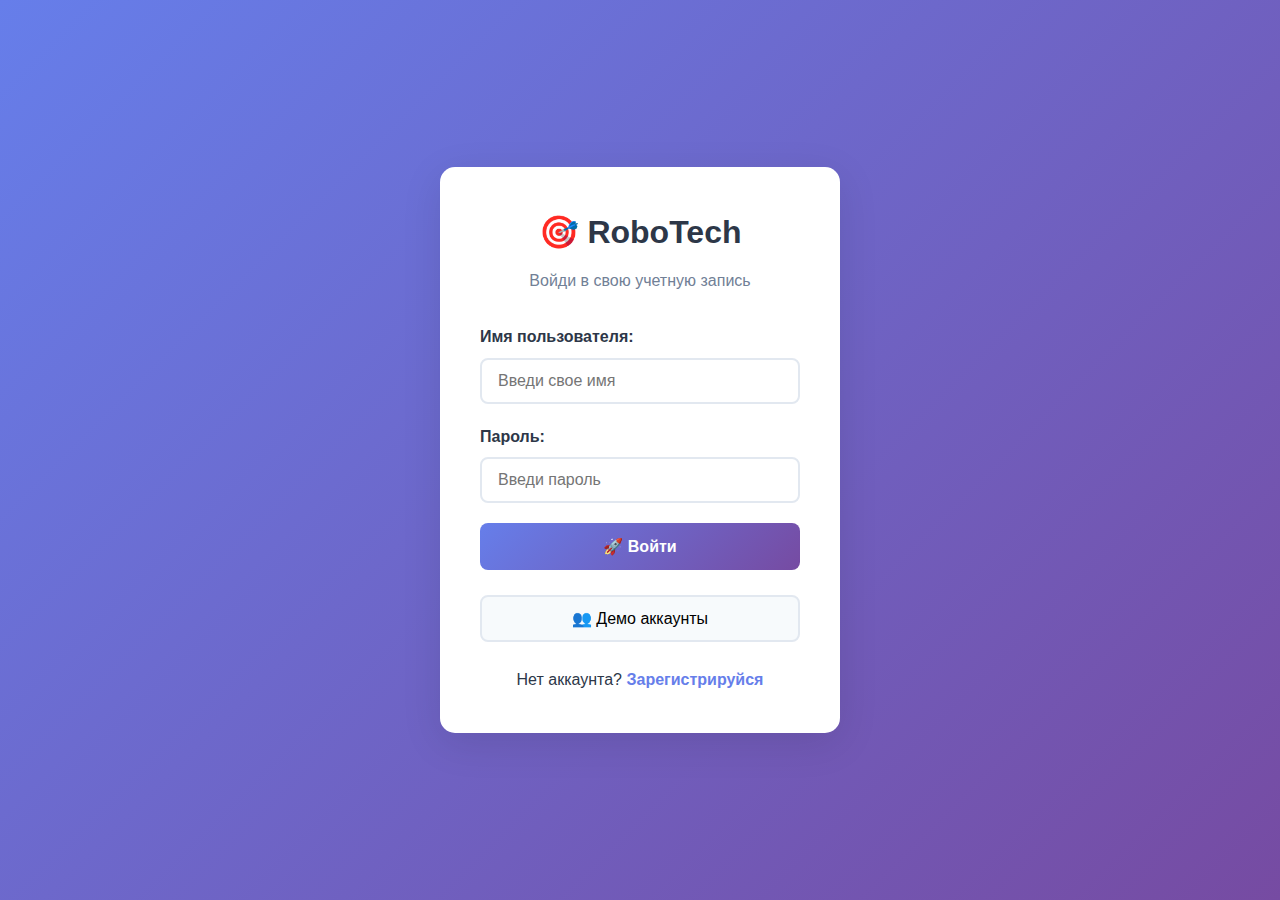
<file: profile.html>
<!DOCTYPE html>
<html lang="ru">
<head>
    <meta charset="UTF-8">
    <meta name="viewport" content="width=device-width, initial-scale=1.0">
    <title>Профиль - RoboTech</title>
    <link rel="stylesheet" href="cssstyle.css">
</head>
<body>
    <nav class="sidebar" id="sidebar">
        <div class="sidebar-header">
            <h2>🎯 RoboTech</h2>
            <button class="close-menu" onclick="Navigation.toggleSidebar()">×</button>
        </div>
        <div class="sidebar-content">
            <a href="index.html" class="menu-item">🏠 Главная</a>
            <a href="learn.html" class="menu-item">📚 Изучение языка</a>
            <a href="lessons.html" class="menu-item">💻 Практические уроки</a>
            <a href="profile.html" class="menu-item active">👤 Профиль</a>
            <a href="settings.html" class="menu-item">⚙️ Настройки</a>
            <a href="#" class="menu-item" onclick="Auth.logout()">🚪 Выйти</a>
        </div>
    </nav>

    <div class="main-content">
        <button class="menu-toggle" onclick="Navigation.toggleSidebar()">☰</button>

        <header class="main-header">
            <h1>👤 Ваш профиль</h1>
            <a href="index.html" class="btn btn-back">← Назад</a>
        </header>

        <div class="profile-content">
            <div class="profile-card">
                <div class="profile-header">
                    <div class="profile-avatar">👨‍💻</div>
                    <div class="profile-info">
                        <h2 id="profileUsername">Пользователь</h2>
                        <p id="joinDate">Дата регистрации: </p>
                    </div>
                </div>

                <div class="profile-stats">
                    <div class="stat-item">
                        <span class="stat-icon">💎</span>
                        <div class="stat-info">
                            <div class="stat-value" id="statPoints">0</div>
                            <div class="stat-label">баллов</div>
                        </div>
                    </div>
                    <div class="stat-item">
                        <span class="stat-icon">📚</span>
                        <div class="stat-info">
                            <div class="stat-value" id="statLessons">0/5</div>
                            <div class="stat-label">уроков</div>
                        </div>
                    </div>
                    <div class="stat-item">
                        <span class="stat-icon">⭐</span>
                        <div class="stat-info">
                            <div class="stat-value" id="statLevel">Новичок</div>
                            <div class="stat-label">уровень</div>
                        </div>
                    </div>
                </div>
            </div>

            <div class="progress-section">
                <h3>Прогресс обучения</h3>
                <div class="progress-bar-large">
                    <div class="progress-fill-large" id="profileProgressFill"></div>
                </div>
                <p>Пройдено <span id="profileCompletedLessons">0</span> из 5 уроков</p>
            </div>

            <div class="data-management">
                <h3>Управление данными</h3>
                <div class="data-buttons">
                    <button class="btn btn-secondary" onclick="ArduinoSchoolApp.exportData()">
                        📥 Экспорт данных
                    </button>
                    <button class="btn btn-warning" onclick="ArduinoSchoolApp.resetProgress()">
                        🔄 Сбросить прогресс
                    </button>
                </div>
            </div>

            <div class="achievements-section">
                <h3>🎯 Достижения</h3>
                <div class="achievements-grid" id="profileAchievements">
                    <div class="loading-achievements">Загрузка достижений...</div>
                </div>
            </div>
        </div>
    </div>

    <script src="jsutils.js"></script>
    <script src="jsdata-manager.js"></script>
    <script src="jsauth.js"></script>
    <script src="jsnavigation.js"></script>
    <script src="jsui.js"></script>
    <script src="jsapp.js"></script>
    
    <script>
        document.addEventListener('DOMContentLoaded', function() {
            ArduinoSchoolApp.getInstance().initialize().then(() => {
                ArduinoSchoolApp.loadProfileData();
                // Загружаем достижения с задержкой
                setTimeout(() => {
                    UserInterface.loadProfileAchievements();
                }, 100);
            }).catch(error => {
                console.error('Profile initialization error:', error);
                const achievementsGrid = document.getElementById('profileAchievements');
                if (achievementsGrid) {
                    achievementsGrid.innerHTML = '<div class="error-message">Ошибка загрузки достижений</div>';
                }
            });
        });
    </script>
</body>
</html>
</file>
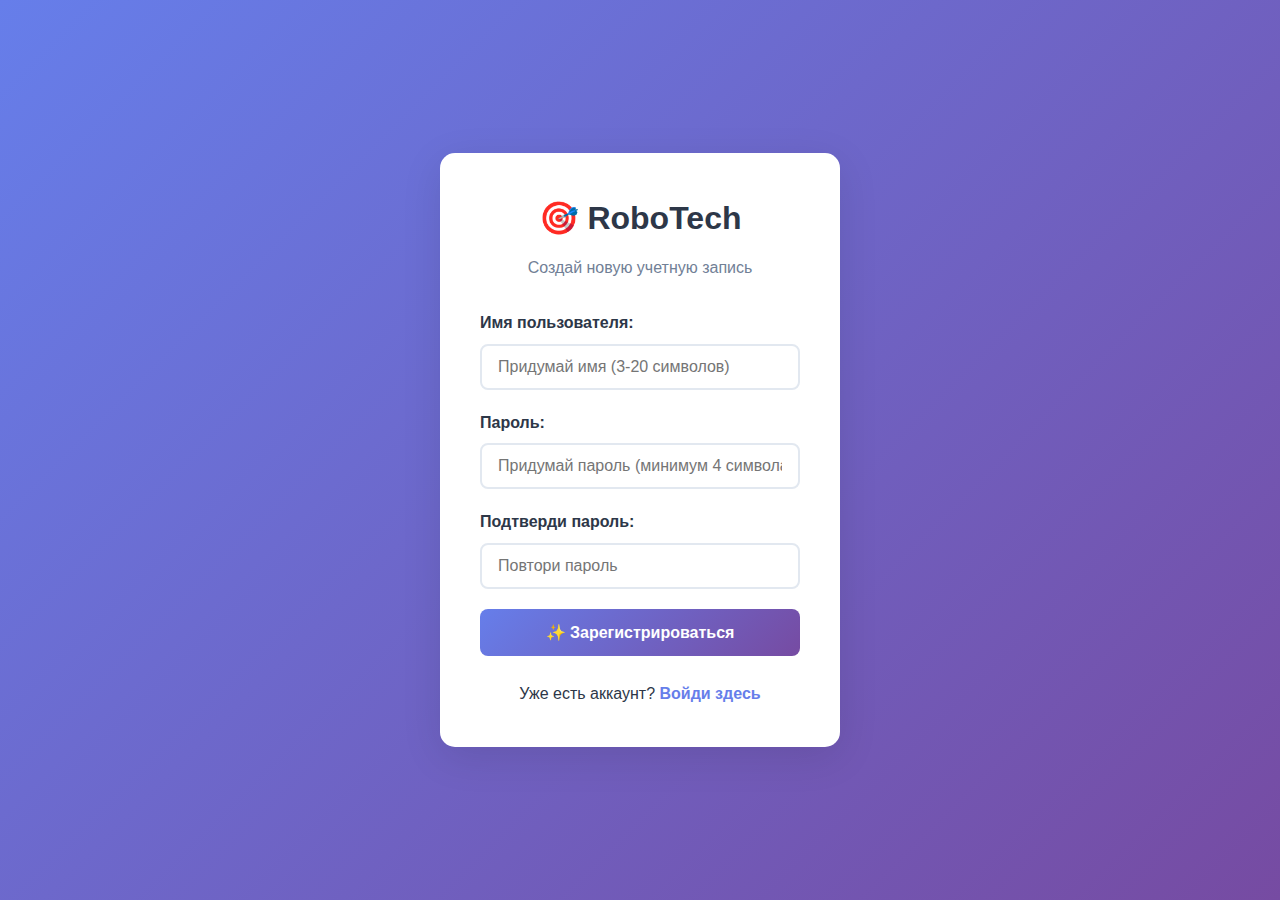
<file: register.html>
<!DOCTYPE html>
<html lang="ru">
<head>
    <meta charset="UTF-8">
    <meta name="viewport" content="width=device-width, initial-scale=1.0">
    <title>RoboTech - Регистрация</title>
    <link rel="stylesheet" href="cssstyle.css">
</head>
<body>
    <div class="login-container">
        <div class="login-box">
            <div class="login-header">
                <h1>🎯 RoboTech</h1>
                <p>Создай новую учетную запись</p>
            </div>

            <form id="registerForm" class="login-form">
                <div class="form-group">
                    <label for="regUsername">Имя пользователя:</label>
                    <input type="text" id="regUsername" name="username" required 
                           placeholder="Придумай имя (3-20 символов)" minlength="3" maxlength="20">
                </div>

                <div class="form-group">
                    <label for="regPassword">Пароль:</label>
                    <input type="password" id="regPassword" name="password" required 
                           placeholder="Придумай пароль (минимум 4 символа)" minlength="4">
                </div>

                <div class="form-group">
                    <label for="confirmPassword">Подтверди пароль:</label>
                    <input type="password" id="confirmPassword" name="confirmPassword" required 
                           placeholder="Повтори пароль">
                </div>

                <button type="submit" class="btn-login">✨ Зарегистрироваться</button>
            </form>

            <div class="login-footer">
                <p>Уже есть аккаунт? <a href="login.html" class="link">Войди здесь</a></p>
            </div>
        </div>
    </div>

    <script src="jsutils.js"></script>
    <script src="jsdata-manager.js"></script>
    <script src="jsauth.js"></script>
    
    <script>
        document.addEventListener('DOMContentLoaded', function() {
            DataManager.initialize();
            Auth.initRegisterForm();
            
            const currentUser = localStorage.getItem('currentUser');
            if (currentUser) {
                window.location.href = 'index.html';
            }
        });
    </script>
</body>
</html>
</file>
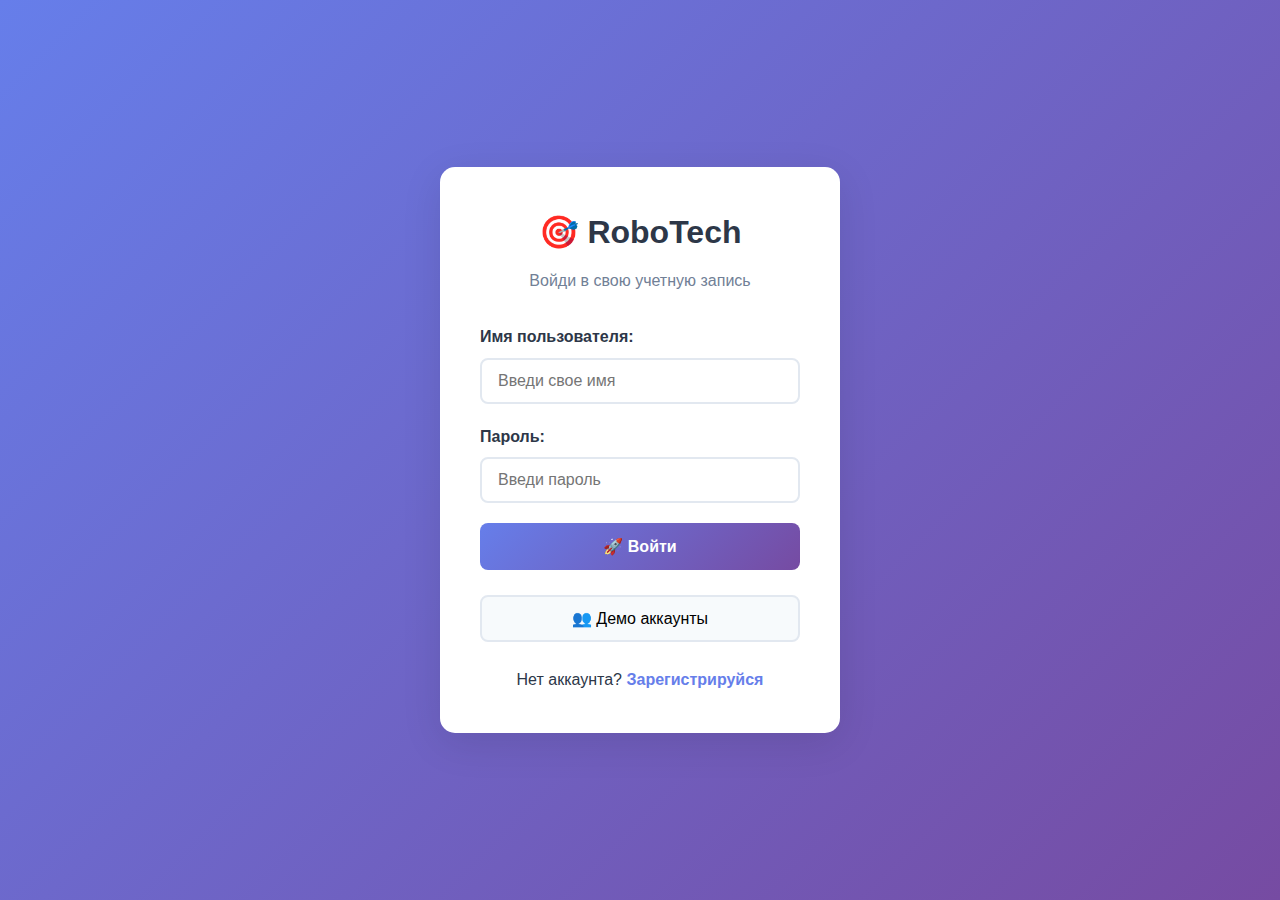
<file: settings.html>
<!DOCTYPE html>
<html lang="ru">
<head>
    <meta charset="UTF-8">
    <meta name="viewport" content="width=device-width, initial-scale=1.0">
    <title>Настройки - RoboTech</title>
    <link rel="stylesheet" href="cssstyle.css">
</head>
<body>
    <nav class="sidebar" id="sidebar">
        <div class="sidebar-header">
            <h2>🎯 RoboTech</h2>
            <button class="close-menu" onclick="Navigation.toggleSidebar()">×</button>
        </div>
        <div class="sidebar-content">
            <a href="index.html" class="menu-item">🏠 Главная</a>
            <a href="learn.html" class="menu-item">📚 Изучение языка</a>
            <a href="lessons.html" class="menu-item">💻 Практические уроки</a>
            <a href="profile.html" class="menu-item">👤 Профиль</a>
            <a href="settings.html" class="menu-item active">⚙️ Настройки</a>
            <a href="#" class="menu-item" onclick="Auth.logout()">🚪 Выйти</a>
        </div>
    </nav>

    <div class="main-content">
        <button class="menu-toggle" onclick="Navigation.toggleSidebar()">☰</button>

        <header class="main-header">
            <h1>⚙️ Настройки</h1>
            <a href="index.html" class="btn btn-back">← Назад</a>
        </header>

        <div class="settings-content">
            <div class="settings-section">
                <h3>🎨 Внешний вид</h3>
                <div class="setting-item">
                    <label>Цветовая тема:</label>
                    <select id="themeSelect" onchange="ArduinoSchoolApp.changeTheme(this.value)">
                        <option value="auto">Авто (системная)</option>
                        <option value="light">Светлая</option>
                        <option value="dark">Темная</option>
                    </select>
                </div>
                
                <div class="setting-item">
                    <label>Цвет фона:</label>
                    <div class="color-picker">
                        <input type="color" id="bgColor" value="#667eea" onchange="ArduinoSchoolApp.changeBackgroundColor(this.value)">
                        <span class="color-value" id="bgColorValue">#667eea</span>
                    </div>
                </div>
                
                <div class="setting-item">
                    <label>Размер шрифта:</label>
                    <select id="fontSize" onchange="ArduinoSchoolApp.changeFontSize(this.value)">
                        <option value="small">Маленький</option>
                        <option value="medium">Средний</option>
                        <option value="large">Большой</option>
                    </select>
                </div>
            </div>

            <div class="settings-section">
                <h3>📋 Информация о сайте</h3>
                <div class="info-item">
                    <strong>Версия:</strong> 2.0.0
                </div>
                <div class="info-item">
                    <strong>Дата создания:</strong> 2025
                </div>
                <div class="info-item">
                    <strong>Лицензия:</strong> MIT License
                </div>
                <div class="info-item">
                    <strong>Разработчик:</strong> Romzankod
                </div>
            </div>
        </div>
    </div>

    <script src="jsutils.js"></script>
    <script src="jsdata-manager.js"></script>
    <script src="jsauth.js"></script>
    <script src="jsnavigation.js"></script>
    <script src="jsui.js"></script>
    <script src="jsapp.js"></script>
    
    <script>
        document.addEventListener('DOMContentLoaded', function() {
            ArduinoSchoolApp.getInstance().initialize().then(() => {
                ArduinoSchoolApp.loadSettings();
            });
        });
    </script>
</body>

</html>
</file>
<file: cssstyle.css>
/* CSS Variables with Custom Colors */
:root {
    --primary-color: #667eea;
    --primary-dark: #764ba2;
    --success-color: #48bb78;
    --warning-color: #ed8936;
    --error-color: #e53e3e;
    --text-dark: #2d3748;
    --text-light: #718096;
    --bg-white: #ffffff;
    --bg-light: #f7fafc;
    --border-color: #e2e8f0;
    --sidebar-width: 280px;
    --header-height: 80px;
}

[data-theme="dark"] {
    --text-dark: #f7fafc;
    --text-light: #cbd5e0;
    --bg-white: #2d3748;
    --bg-light: #1a202c;
    --border-color: #4a5568;
}

/* Base Styles */
* {
    margin: 0;
    padding: 0;
    box-sizing: border-box;
}

body {
    font-family: 'Segoe UI', Tahoma, Geneva, Verdana, sans-serif;
    background: linear-gradient(135deg, var(--primary-color) 0%, var(--primary-dark) 100%);
    min-height: 100vh;
    color: var(--text-dark);
    line-height: 1.6;
    transition: all 0.3s ease;
}

/* Боковое меню */
.sidebar {
    position: fixed;
    left: -280px;
    top: 0;
    width: var(--sidebar-width);
    height: 100vh;
    background: var(--bg-white);
    box-shadow: 2px 0 10px rgba(0,0,0,0.1);
    transition: left 0.3s ease;
    z-index: 1000;
    display: flex;
    flex-direction: column;
}

.sidebar.active {
    left: 0;
}

.sidebar-header {
    padding: 20px;
    border-bottom: 1px solid var(--border-color);
    display: flex;
    justify-content: space-between;
    align-items: center;
}

.sidebar-header h2 {
    color: var(--text-dark);
    font-size: 1.4em;
}

.close-menu {
    background: none;
    border: none;
    font-size: 24px;
    cursor: pointer;
    color: var(--text-light);
    transition: color 0.3s ease;
}

.close-menu:hover {
    color: var(--primary-color);
}

.sidebar-content {
    flex: 1;
    padding: 20px 0;
}

.menu-item {
    display: flex;
    align-items: center;
    padding: 15px 25px;
    color: var(--text-dark);
    text-decoration: none;
    transition: all 0.3s ease;
    border-left: 3px solid transparent;
}

.menu-item:hover {
    background: var(--bg-light);
    border-left-color: var(--primary-color);
    padding-left: 30px;
}

.menu-item.active {
    background: var(--bg-light);
    border-left-color: var(--primary-color);
    color: var(--primary-color);
}

.sidebar-footer {
    padding: 20px;
    border-top: 1px solid var(--border-color);
    text-align: center;
}

.version-info {
    color: var(--text-light);
    font-size: 0.9em;
}

/* Основной контент */
.main-content {
    margin-left: 0;
    transition: margin-left 0.3s ease;
    min-height: 100vh;
}

.sidebar.active ~ .main-content {
    margin-left: var(--sidebar-width);
}

.menu-toggle {
    position: fixed;
    top: 20px;
    left: 20px;
    background: var(--bg-white);
    border: none;
    padding: 12px;
    border-radius: 8px;
    cursor: pointer;
    font-size: 18px;
    z-index: 999;
    box-shadow: 0 2px 10px rgba(0,0,0,0.1);
    transition: all 0.3s ease;
}

.menu-toggle:hover {
    transform: scale(1.1);
}

/* Login/Register Styles */
.login-container {
    display: flex;
    justify-content: center;
    align-items: center;
    min-height: 100vh;
    padding: 20px;
}

.login-box {
    background: var(--bg-white);
    padding: 40px;
    border-radius: 15px;
    box-shadow: 0 10px 40px rgba(0,0,0,0.1);
    width: 100%;
    max-width: 400px;
}

.login-header {
    text-align: center;
    margin-bottom: 30px;
}

.login-header h1 {
    color: var(--text-dark);
    margin-bottom: 10px;
    font-size: 2em;
}

.login-header p {
    color: var(--text-light);
}

.theme-toggle {
    margin-top: 15px;
}

.theme-btn {
    background: var(--bg-light);
    border: 2px solid var(--border-color);
    padding: 8px 16px;
    border-radius: 6px;
    cursor: pointer;
    transition: all 0.3s ease;
}

.theme-btn:hover {
    border-color: var(--primary-color);
}

.login-form {
    margin-bottom: 25px;
}

.form-group {
    margin-bottom: 20px;
}

.form-group label {
    display: block;
    margin-bottom: 8px;
    font-weight: 600;
    color: var(--text-dark);
}

.form-group input,
.form-group select {
    width: 100%;
    padding: 12px 16px;
    border: 2px solid var(--border-color);
    border-radius: 8px;
    font-size: 16px;
    transition: border-color 0.3s ease;
    background: var(--bg-white);
    color: var(--text-dark);
}

.form-group input:focus,
.form-group select:focus {
    outline: none;
    border-color: var(--primary-color);
}

.btn-login {
    width: 100%;
    padding: 14px;
    background: linear-gradient(135deg, var(--primary-color), var(--primary-dark));
    color: white;
    border: none;
    border-radius: 8px;
    font-size: 16px;
    font-weight: 600;
    cursor: pointer;
    transition: transform 0.3s ease;
}

.btn-login:hover {
    transform: translateY(-2px);
}

/* Demo Accounts */
.demo-section {
    margin: 25px 0;
}

.demo-toggle {
    width: 100%;
    padding: 12px;
    background: var(--bg-light);
    border: 2px solid var(--border-color);
    border-radius: 8px;
    cursor: pointer;
    font-size: 16px;
    transition: all 0.3s ease;
}

.demo-toggle:hover {
    border-color: var(--primary-color);
}

.demo-accounts {
    margin-top: 15px;
    padding: 20px;
    background: var(--bg-light);
    border-radius: 8px;
}

.demo-accounts h3 {
    margin-bottom: 15px;
    text-align: center;
}

.demo-buttons {
    display: flex;
    flex-direction: column;
    gap: 10px;
}

.demo-btn {
    display: flex;
    align-items: center;
    gap: 12px;
    padding: 12px;
    border: 2px solid var(--border-color);
    border-radius: 6px;
    background: var(--bg-white);
    cursor: pointer;
    transition: all 0.3s ease;
    text-align: left;
}

.demo-btn:hover {
    border-color: var(--primary-color);
    transform: translateY(-1px);
}

.demo-icon {
    font-size: 1.2em;
}

.demo-info {
    flex: 1;
}

.demo-info strong {
    display: block;
    margin-bottom: 4px;
}

.demo-info small {
    color: var(--text-light);
    font-size: 0.9em;
}

.hidden {
    display: none !important;
}

.login-footer {
    text-align: center;
    margin-top: 20px;
}

.link {
    color: var(--primary-color);
    text-decoration: none;
    font-weight: 600;
}

.link:hover {
    text-decoration: underline;
}

/* Header */
.main-header {
    background: var(--bg-white);
    padding: 20px;
    border-radius: 15px;
    box-shadow: 0 4px 15px rgba(0,0,0,0.1);
    margin: 80px 20px 30px;
    display: flex;
    justify-content: space-between;
    align-items: center;
    flex-wrap: wrap;
    gap: 20px;
}

.header-content h1 {
    color: var(--text-dark);
    font-size: 2em;
    margin-bottom: 5px;
}

#userWelcome {
    color: var(--text-light);
    font-size: 1.1em;
}

.user-info {
    display: flex;
    gap: 15px;
    flex-wrap: wrap;
}

.stat-badge, .level-badge {
    display: inline-flex;
    align-items: center;
    gap: 8px;
    background: var(--bg-light);
    padding: 8px 16px;
    border-radius: 8px;
    font-weight: bold;
}

/* Welcome Section */
.welcome-section {
    background: var(--bg-white);
    padding: 40px;
    border-radius: 15px;
    text-align: center;
    margin: 0 20px 30px;
    box-shadow: 0 4px 15px rgba(0,0,0,0.1);
}

.welcome-section h2 {
    color: var(--text-dark);
    margin-bottom: 15px;
    font-size: 2em;
}

.welcome-section p {
    color: var(--text-light);
    font-size: 1.2em;
    margin-bottom: 25px;
}

.welcome-actions {
    display: flex;
    gap: 20px;
    justify-content: center;
    flex-wrap: wrap;
}

/* Buttons */
.btn {
    display: inline-flex;
    align-items: center;
    gap: 8px;
    padding: 14px 28px;
    border: none;
    border-radius: 8px;
    font-size: 16px;
    text-decoration: none;
    cursor: pointer;
    transition: all 0.3s ease;
    font-weight: 600;
}

.btn-primary {
    background: linear-gradient(135deg, var(--primary-color), var(--primary-dark));
    color: white;
}

.btn-primary:hover {
    transform: translateY(-2px);
    box-shadow: 0 6px 20px rgba(102, 126, 234, 0.4);
}

.btn-secondary {
    background: var(--bg-light);
    color: var(--text-dark);
    border: 2px solid var(--border-color);
}

.btn-secondary:hover {
    transform: translateY(-2px);
    border-color: var(--primary-color);
}

.btn-success {
    background: var(--success-color);
    color: white;
}

.btn-success:hover {
    opacity: 0.9;
    transform: translateY(-2px);
}

.btn-warning {
    background: var(--warning-color);
    color: white;
}

.btn-warning:hover {
    opacity: 0.9;
    transform: translateY(-2px);
}

.btn-back {
    background: var(--bg-light);
    color: var(--text-dark);
    text-decoration: none;
    padding: 10px 20px;
    border-radius: 8px;
    transition: all 0.3s ease;
}

.btn-back:hover {
    background: var(--border-color);
}

.btn-check, .btn-next, .btn-next-lesson {
    background: var(--success-color);
    color: white;
    border: none;
    padding: 12px 24px;
    border-radius: 8px;
    cursor: pointer;
    font-size: 16px;
    transition: all 0.3s ease;
}

.btn-check:hover, .btn-next:hover, .btn-next-lesson:hover {
    transform: translateY(-2px);
    opacity: 0.9;
}

/* Компактная сетка уроков */
.lessons-grid-compact {
    display: grid;
    grid-template-columns: repeat(auto-fit, minmax(200px, 1fr));
    gap: 20px;
    padding: 20px;
    max-width: 1200px;
    margin: 0 auto;
}

.lesson-square {
    background: var(--bg-white);
    border: 2px solid var(--border-color);
    border-radius: 15px;
    padding: 25px;
    text-align: center;
    cursor: pointer;
    transition: all 0.3s ease;
    aspect-ratio: 1;
    display: flex;
    flex-direction: column;
    justify-content: center;
    align-items: center;
    position: relative;
}

.lesson-square:hover {
    transform: translateY(-5px);
    border-color: var(--primary-color);
    box-shadow: 0 10px 25px rgba(0,0,0,0.1);
}

.lesson-square.locked {
    opacity: 0.6;
    cursor: not-allowed;
}

.lesson-square.locked:hover {
    transform: none;
    border-color: var(--border-color);
}

.lesson-square.completed {
    border-color: var(--success-color);
}

.lesson-icon {
    font-size: 3em;
    margin-bottom: 15px;
}

.lesson-square h3 {
    color: var(--text-dark);
    margin-bottom: 8px;
    font-size: 1.2em;
}

.lesson-square p {
    color: var(--text-light);
    font-size: 0.9em;
}

.lesson-status {
    position: absolute;
    top: 15px;
    right: 15px;
    font-size: 1.2em;
}

.lesson-status.completed {
    color: var(--success-color);
}

.lesson-status.available {
    color: var(--primary-color);
}

.lesson-status.locked {
    color: var(--text-light);
}

/* Достижения */
.achievements-section {
    background: var(--bg-white);
    padding: 30px;
    border-radius: 15px;
    margin: 0 20px 30px;
    box-shadow: 0 4px 15px rgba(0,0,0,0.1);
}

.achievements-section h2 {
    color: var(--text-dark);
    margin-bottom: 20px;
    text-align: center;
}

.achievements-grid {
    display: grid;
    grid-template-columns: repeat(auto-fit, minmax(300px, 1fr));
    gap: 15px;
    min-height: 200px;
}

.achievement-item {
    display: flex;
    align-items: center;
    gap: 15px;
    padding: 15px;
    background: var(--bg-light);
    border-radius: 10px;
    border: 2px solid var(--border-color);
    transition: all 0.3s ease;
}

.achievement-item.earned {
    border-color: var(--success-color);
    background: linear-gradient(135deg, var(--bg-light), #f0fff4);
}

.achievement-item.locked {
    opacity: 0.7;
    filter: grayscale(0.5);
}

.achievement-icon {
    font-size: 2em;
    flex-shrink: 0;
    transition: transform 0.3s ease;
}

.achievement-item.earned .achievement-icon {
    transform: scale(1.1);
}

.achievement-info {
    flex: 1;
}

.achievement-info h4 {
    color: var(--text-dark);
    margin-bottom: 5px;
    font-size: 1.1em;
}

.achievement-info p {
    color: var(--text-light);
    font-size: 0.9em;
    margin: 0;
}

.achievement-status {
    font-size: 1.2em;
    flex-shrink: 0;
}

.achievements-header {
    text-align: center;
    margin-bottom: 20px;
    padding: 10px;
    background: var(--bg-light);
    border-radius: 8px;
    font-weight: 600;
}

.achievements-list {
    display: flex;
    flex-direction: column;
    gap: 10px;
}

/* Progress Section */
.progress-section {
    background: var(--bg-white);
    padding: 25px;
    border-radius: 15px;
    box-shadow: 0 4px 15px rgba(0,0,0,0.1);
    text-align: center;
    margin: 0 20px 30px;
}

.progress-section h3 {
    color: var(--text-dark);
    margin-bottom: 15px;
}

.progress-bar {
    width: 100%;
    height: 20px;
    background: var(--border-color);
    border-radius: 10px;
    margin: 18px 0;
    overflow: hidden;
}

.progress-fill {
    height: 100%;
    background: linear-gradient(135deg, var(--primary-color), var(--primary-dark));
    border-radius: 10px;
    transition: width 0.5s ease;
    width: 0%;
}

.progress-bar-large {
    width: 100%;
    height: 25px;
    background: var(--border-color);
    border-radius: 12px;
    margin: 18px 0;
    overflow: hidden;
}

.progress-fill-large {
    height: 100%;
    background: linear-gradient(135deg, var(--primary-color), var(--primary-dark));
    border-radius: 12px;
    transition: width 0.5s ease;
    width: 0%;
}

.progress-text {
    color: var(--text-light);
    font-weight: 600;
}

/* Profile Styles */
.profile-content {
    display: flex;
    flex-direction: column;
    gap: 28px;
    padding: 20px;
}

.profile-card {
    background: var(--bg-white);
    padding: 28px;
    border-radius: 15px;
    box-shadow: 0 4px 15px rgba(0,0,0,0.1);
}

.profile-header {
    display: flex;
    align-items: center;
    gap: 22px;
    margin-bottom: 28px;
}

.profile-avatar {
    width: 80px;
    height: 80px;
    background: linear-gradient(135deg, var(--primary-color), var(--primary-dark));
    border-radius: 50%;
    display: flex;
    align-items: center;
    justify-content: center;
    font-size: 2em;
}

.profile-info h2 {
    margin: 0;
    color: var(--text-dark);
    font-size: 1.8em;
}

.profile-join-date {
    color: var(--text-light);
    margin: 6px 0 0 0;
}

.profile-stats {
    display: grid;
    grid-template-columns: repeat(auto-fit, minmax(200px, 1fr));
    gap: 18px;
}

.stat-item {
    display: flex;
    align-items: center;
    gap: 16px;
    padding: 18px;
    background: var(--bg-light);
    border-radius: 10px;
    transition: all 0.3s ease;
}

.stat-item:hover {
    transform: translateY(-2px);
}

.stat-icon {
    font-size: 1.5em;
}

.stat-info {
    flex: 1;
}

.stat-value {
    font-size: 1.5em;
    font-weight: bold;
    color: var(--text-dark);
}

.stat-label {
    color: var(--text-light);
    font-size: 0.9em;
}

.data-management {
    background: var(--bg-white);
    padding: 25px;
    border-radius: 15px;
    box-shadow: 0 4px 15px rgba(0,0,0,0.1);
}

.data-management h3 {
    margin-bottom: 20px;
    color: var(--text-dark);
}

.data-buttons {
    display: flex;
    gap: 15px;
    flex-wrap: wrap;
}

/* Settings Styles */
.settings-content {
    display: flex;
    flex-direction: column;
    gap: 28px;
    padding: 20px;
}

.settings-section {
    background: var(--bg-white);
    padding: 28px;
    border-radius: 15px;
    box-shadow: 0 4px 15px rgba(0,0,0,0.1);
}

.settings-section h3 {
    margin-bottom: 22px;
    color: var(--text-dark);
    border-bottom: 2px solid var(--border-color);
    padding-bottom: 12px;
}

.setting-item {
    margin-bottom: 22px;
}

.setting-item label {
    font-weight: 600;
    color: var(--text-dark);
    display: block;
    margin-bottom: 8px;
}

.setting-item select {
    width: 100%;
    padding: 12px;
    border: 2px solid var(--border-color);
    border-radius: 8px;
    font-size: 16px;
    background: var(--bg-white);
    color: var(--text-dark);
}

.setting-item select:focus {
    outline: none;
    border-color: var(--primary-color);
}

.color-picker {
    display: flex;
    align-items: center;
    gap: 15px;
}

.color-picker input[type="color"] {
    width: 60px;
    height: 40px;
    border: 2px solid var(--border-color);
    border-radius: 6px;
    cursor: pointer;
}

.color-value {
    color: var(--text-light);
    font-family: monospace;
}

.setting-description {
    font-size: 0.9em;
    color: var(--text-light);
    margin: 6px 0 0 0;
}

.info-item {
    padding: 10px 0;
    border-bottom: 1px solid var(--border-color);
}

.info-item:last-child {
    border-bottom: none;
}

.info-item strong {
    color: var(--text-dark);
}

/* Learning Content */
.learning-content {
    background: var(--bg-white);
    padding: 30px;
    border-radius: 15px;
    box-shadow: 0 4px 15px rgba(0,0,0,0.1);
    margin: 0 20px;
}

.learning-step {
    display: none;
    padding: 25px;
    animation: fadeIn 0.5s ease;
}

.learning-step.active {
    display: block;
}

.learning-step h2 {
    color: var(--text-dark);
    margin-bottom: 20px;
    font-size: 1.8em;
}

.learning-step p {
    color: var(--text-dark);
    line-height: 1.6;
    margin-bottom: 15px;
    font-size: 1.1em;
}

.code-example {
    background: #2d3748;
    color: #e2e8f0;
    padding: 20px;
    border-radius: 8px;
    margin: 20px 0;
    font-family: 'Courier New', monospace;
    overflow-x: auto;
}

.points-badge {
    background: var(--success-color);
    color: white;
    padding: 4px 8px;
    border-radius: 12px;
    font-size: 0.8em;
    margin-left: 10px;
}

/* Lesson Content */
.lesson-content {
    background: var(--bg-white);
    padding: 30px;
    border-radius: 15px;
    box-shadow: 0 4px 15px rgba(0,0,0,0.1);
    margin: 0 20px;
}

.theory {
    margin-bottom: 30px;
}

.task {
    background: var(--bg-light);
    padding: 20px;
    border-radius: 8px;
    margin: 20px 0;
    border-left: 4px solid var(--primary-color);
}

.code-section {
    margin: 25px 0;
}

.code-section textarea {
    width: 100%;
    font-family: 'Courier New', monospace;
    font-size: 15px;
    padding: 18px;
    border: 2px solid var(--border-color);
    border-radius: 8px;
    resize: vertical;
    margin: 12px 0;
    background: var(--bg-white);
    color: var(--text-dark);
    min-height: 200px;
}

.result {
    margin-top: 25px;
    padding: 20px;
    border-radius: 8px;
    border: 2px solid;
}

.result.hidden {
    display: none;
}

.success {
    background: #f0fff4;
    color: #22543d;
    border-color: #9ae6b4;
}

.error {
    background: #fed7d7;
    color: #742a2a;
    border-color: #feb2b2;
}

.theory-tips {
    background: var(--bg-light);
    padding: 20px;
    border-radius: 8px;
    margin: 20px 0;
}

.theory-tips h3 {
    margin-bottom: 15px;
}

.theory-tips ul {
    margin-left: 20px;
}

.theory-tips li {
    margin-bottom: 8px;
}

/* Стили для состояний загрузки и сообщений */
.loading-achievements {
    text-align: center;
    padding: 40px;
    color: var(--text-light);
    font-style: italic;
    background: var(--bg-light);
    border-radius: 8px;
    margin: 10px 0;
}

.info-message {
    text-align: center;
    padding: 40px;
    color: var(--text-light);
    background: var(--bg-light);
    border-radius: 8px;
    border: 2px solid var(--border-color);
    margin: 10px 0;
}

.error-message {
    text-align: center;
    padding: 40px;
    color: var(--error-color);
    background: var(--bg-light);
    border-radius: 8px;
    border: 2px solid var(--error-color);
    margin: 10px 0;
}

/* Стили для страницы разделов обучения */
.learning-layout {
    display: flex;
    gap: 30px;
    padding: 20px;
    min-height: calc(100vh - 200px);
}

.sections-sidebar {
    width: 300px;
    background: var(--bg-white);
    border-radius: 15px;
    padding: 25px;
    box-shadow: 0 4px 15px rgba(0,0,0,0.1);
    height: fit-content;
    position: sticky;
    top: 100px;
}

.sections-sidebar h3 {
    color: var(--text-dark);
    margin-bottom: 20px;
    font-size: 1.3em;
    border-bottom: 2px solid var(--border-color);
    padding-bottom: 10px;
}

.sections-list {
    display: flex;
    flex-direction: column;
    gap: 10px;
}

.section-item {
    display: flex;
    align-items: center;
    gap: 15px;
    padding: 15px;
    background: var(--bg-light);
    border: 2px solid var(--border-color);
    border-radius: 10px;
    cursor: pointer;
    transition: all 0.3s ease;
}

.section-item:hover {
    border-color: var(--primary-color);
    transform: translateX(5px);
}

.section-item.active {
    border-color: var(--primary-color);
    background: linear-gradient(135deg, var(--bg-light), #f0f4ff);
}

.section-icon {
    font-size: 1.5em;
    flex-shrink: 0;
}

.section-info h4 {
    color: var(--text-dark);
    margin: 0 0 5px 0;
    font-size: 1.1em;
}

.section-progress {
    color: var(--text-light);
    font-size: 0.9em;
}

.section-content {
    flex: 1;
    background: var(--bg-white);
    border-radius: 15px;
    padding: 30px;
    box-shadow: 0 4px 15px rgba(0,0,0,0.1);
}

.section-header {
    display: flex;
    justify-content: space-between;
    align-items: center;
    margin-bottom: 30px;
    padding-bottom: 20px;
    border-bottom: 2px solid var(--border-color);
}

.section-header h2 {
    color: var(--text-dark);
    margin: 0;
}

.section-stats {
    display: flex;
    gap: 20px;
}

.stat {
    color: var(--text-light);
    font-size: 0.9em;
}

.modules-list {
    display: flex;
    flex-direction: column;
    gap: 25px;
}

.module-card {
    background: var(--bg-light);
    border-radius: 12px;
    overflow: hidden;
    border: 2px solid var(--border-color);
    transition: all 0.3s ease;
}

.module-card.active {
    border-color: var(--primary-color);
    box-shadow: 0 6px 20px rgba(102, 126, 234, 0.15);
}

.module-header {
    display: flex;
    align-items: center;
    gap: 15px;
    padding: 20px;
    background: var(--bg-white);
    border-bottom: 1px solid var(--border-color);
    cursor: pointer;
    transition: background 0.3s ease;
}

.module-header:hover {
    background: var(--bg-light);
}

.module-icon {
    font-size: 1.8em;
    flex-shrink: 0;
}

.module-header h3 {
    color: var(--text-dark);
    margin: 0;
    flex: 1;
    font-size: 1.3em;
}

.module-status {
    background: var(--primary-color);
    color: white;
    padding: 6px 12px;
    border-radius: 20px;
    font-size: 0.9em;
    font-weight: 600;
}

.module-content {
    background: var(--bg-light);
    transition: all 0.3s ease;
    max-height: 0;
    overflow: hidden;
}

.module-content:not(.hidden) {
    max-height: 2000px;
    animation: slideDown 0.5s ease-out;
}

.theory-content h4 {
    color: var(--text-dark);
    margin: 25px 0 15px 0;
    font-size: 1.3em;
}

.theory-content h4:first-child {
    margin-top: 0;
}

.theory-content p {
    color: var(--text-dark);
    line-height: 1.6;
    margin-bottom: 20px;
}

.info-box {
    background: var(--bg-white);
    border-left: 4px solid var(--primary-color);
    padding: 20px;
    margin: 20px 0;
    border-radius: 8px;
}

.info-box h5 {
    color: var(--text-dark);
    margin: 0 0 15px 0;
    font-size: 1.1em;
}

.info-box ul {
    margin: 0;
    padding-left: 20px;
}

.info-box li {
    color: var(--text-dark);
    margin-bottom: 8px;
    line-height: 1.5;
}

.arduino-image {
    display: flex;
    justify-content: center;
    margin: 30px 0;
}

.board-preview {
    background: linear-gradient(135deg, #2d3748, #4a5568);
    color: white;
    padding: 25px;
    border-radius: 12px;
    max-width: 400px;
    width: 100%;
    text-align: center;
}

.board-header {
    font-size: 1.3em;
    font-weight: bold;
    margin-bottom: 20px;
    color: #e2e8f0;
}

.board-components {
    display: grid;
    grid-template-columns: 1fr 1fr;
    gap: 15px;
}

.component {
    background: rgba(255,255,255,0.1);
    padding: 12px;
    border-radius: 8px;
    font-size: 0.9em;
}

.advantages-grid {
    display: grid;
    grid-template-columns: repeat(auto-fit, minmax(200px, 1fr));
    gap: 20px;
    margin: 30px 0;
}

.advantage {
    text-align: center;
    padding: 20px;
    background: var(--bg-white);
    border-radius: 10px;
    border: 2px solid var(--border-color);
}

.advantage-icon {
    font-size: 2em;
    display: block;
    margin-bottom: 10px;
}

.advantage strong {
    color: var(--text-dark);
    display: block;
    margin-bottom: 8px;
    font-size: 1.1em;
}

.advantage p {
    color: var(--text-light);
    margin: 0;
    font-size: 0.9em;
}

.practice-section {
    background: linear-gradient(135deg, #f0fff4, #e6fffa);
    border: 2px solid #9ae6b4;
    border-radius: 12px;
    padding: 25px;
    margin: 30px 0;
}

.practice-section h4 {
    color: #22543d;
    margin: 0 0 15px 0;
}

.practice-section p {
    color: #2d3748;
    margin-bottom: 15px;
}

.practice-section ul {
    color: #2d3748;
    margin: 0;
    padding-left: 20px;
}

.practice-section li {
    margin-bottom: 8px;
}

.module-actions {
    display: flex;
    gap: 15px;
    justify-content: flex-end;
    margin-top: 30px;
    padding-top: 20px;
    border-top: 1px solid var(--border-color);
}

.btn-next, .btn-prev {
    padding: 12px 24px;
    border: none;
    border-radius: 8px;
    font-size: 16px;
    font-weight: 600;
    cursor: pointer;
    transition: all 0.3s ease;
}

.btn-next {
    background: var(--success-color);
    color: white;
}

.btn-next:hover {
    background: #38a169;
    transform: translateY(-2px);
}

.btn-prev {
    background: var(--bg-light);
    color: var(--text-dark);
    border: 2px solid var(--border-color);
}

.btn-prev:hover {
    border-color: var(--primary-color);
    transform: translateY(-2px);
}

/* Стили для выбора ОС */
.os-selection {
    display: flex;
    flex-direction: column;
    gap: 15px;
    margin: 25px 0;
}

.os-option {
    display: flex;
    align-items: center;
    gap: 20px;
    padding: 20px;
    background: var(--bg-white);
    border: 3px solid var(--border-color);
    border-radius: 12px;
    cursor: pointer;
    transition: all 0.3s ease;
}

.os-option:hover {
    border-color: var(--primary-color);
    transform: translateY(-2px);
}

.os-option.selected {
    border-color: var(--success-color);
    background: linear-gradient(135deg, var(--bg-light), #f0fff4);
    transform: scale(1.02);
}

.os-icon {
    font-size: 2.5em;
    flex-shrink: 0;
}

.os-info h4 {
    margin: 0 0 5px 0;
    color: var(--text-dark);
    font-size: 1.3em;
}

.os-info p {
    margin: 0;
    color: var(--text-light);
}

.os-check {
    font-size: 1.5em;
    color: var(--success-color);
    opacity: 0;
    transition: opacity 0.3s ease;
}

.os-option.selected .os-check {
    opacity: 1;
}

/* Стили для установки драйверов */
.windows-only-warning {
    background: linear-gradient(135deg, #fff5f5, #fed7d7);
    border: 2px solid #feb2b2;
    border-radius: 10px;
    padding: 20px;
    margin: 20px 0;
    display: flex;
    align-items: center;
    gap: 15px;
}

.warning-icon {
    font-size: 2em;
    flex-shrink: 0;
}

.warning-content h4 {
    margin: 0 0 10px 0;
    color: #c53030;
}

.warning-content p {
    margin: 0;
    color: #744210;
}

/* Установщик драйверов */
.driver-installer {
    background: white;
    border: 2px solid #e2e8f0;
    border-radius: 8px;
    width: 250px;
    overflow: hidden;
}

.installer-header {
    background: #2d3748;
    color: white;
    padding: 10px;
    font-weight: bold;
    text-align: center;
}

.installer-content {
    padding: 20px;
    text-align: center;
}

.installer-text {
    margin-bottom: 15px;
    color: var(--text-dark);
}

.install-button-driver {
    background: #4299e1;
    color: white;
    border: none;
    padding: 12px 30px;
    border-radius: 6px;
    font-size: 16px;
    font-weight: bold;
    cursor: pointer;
    transition: all 0.3s ease;
}

.install-button-driver:hover:not(:disabled) {
    background: #3182ce;
    transform: translateY(-2px);
}

.install-button-driver:disabled {
    background: #a0aec0;
    cursor: not-allowed;
}

.installer-status {
    margin-top: 15px;
    font-size: 0.9em;
    color: var(--text-light);
}

/* Стили для работы с IDE */
.device-manager-simulation {
    margin: 15px 0;
}

.dm-category.expanded .dm-devices {
    display: block;
}

.dm-category-header {
    padding: 10px;
    background: #f7fafc;
    border-radius: 6px;
    cursor: pointer;
    font-weight: 600;
    margin-bottom: 5px;
}

.dm-devices {
    display: none;
    padding-left: 20px;
}

.dm-device.com-port {
    display: flex;
    align-items: center;
    gap: 10px;
    padding: 8px;
    background: #f0fff4;
    border-radius: 4px;
    margin: 5px 0;
}

/* Панель инструментов IDE */
.ide-toolbar {
    background: #2c3e50;
    color: white;
    padding: 10px;
    border-radius: 6px;
    width: 200px;
}

.toolbar-section {
    margin-bottom: 10px;
}

.toolbar-label {
    font-size: 0.9em;
    color: #a0aec0;
    margin-bottom: 5px;
}

.toolbar-dropdown {
    background: #4a5568;
    padding: 8px 12px;
    border-radius: 4px;
    cursor: pointer;
    display: flex;
    justify-content: space-between;
    align-items: center;
}

.dropdown-text {
    font-size: 0.9em;
}

.dropdown-arrow {
    font-size: 0.8em;
}

/* Выпадающие списки */
.ports-dropdown, .boards-dropdown {
    background: white;
    border: 2px solid #e2e8f0;
    border-radius: 6px;
    width: 150px;
    overflow: hidden;
    display: none;
    box-shadow: 0 5px 15px rgba(0,0,0,0.1);
    position: absolute;
    z-index: 1000;
}

.dropdown-item, .board-option {
    padding: 10px 12px;
    cursor: pointer;
    border-bottom: 1px solid #f7fafc;
}

.dropdown-item:hover, .board-option:hover {
    background: #f7fafc;
}

.dropdown-item.selected, .board-option.selected {
    background: #e6fffa;
    color: var(--success-color);
    font-weight: bold;
}

.board-category {
    margin-bottom: 10px;
}

.category-header {
    background: #f7fafc;
    padding: 8px 12px;
    font-weight: bold;
    color: var(--text-dark);
    border-bottom: 1px solid #e2e8f0;
}

/* Анимации */
@keyframes slideDown {
    from {
        opacity: 0;
        max-height: 0;
    }
    to {
        opacity: 1;
        max-height: 2000px;
    }
}

@keyframes fadeIn {
    from { opacity: 0; transform: translateY(20px); }
    to { opacity: 1; transform: translateY(0); }
}

/* Исправления для темной темы на уроках */
[data-theme="dark"] .code-example {
    background: #1a202c !important;
    color: #e2e8f0 !important;
    border: 1px solid #4a5568 !important;
}

[data-theme="dark"] .code-section textarea {
    background: #2d3748 !important;
    color: #e2e8f0 !important;
    border-color: #4a5568 !important;
}

[data-theme="dark"] .success {
    background: #1a4331 !important;
    color: #9ae6b4 !important;
    border-color: #2d774b !important;
}

[data-theme="dark"] .error {
    background: #742a2a !important;
    color: #feb2b2 !important;
    border-color: #9b2c2c !important;
}

[data-theme="dark"] .theory-tips {
    background: #2d3748 !important;
    color: #e2e8f0 !important;
    border-color: #4a5568 !important;
}

[data-theme="dark"] .task {
    background: #2d3748 !important;
    color: #e2e8f0 !important;
    border-left-color: var(--primary-color) !important;
}

/* Исправления для основного контента при активном сайдбаре */
.main-content.sidebar-active {
    margin-left: var(--sidebar-width);
}

/* Гарантия, что градиент фона применяется правильно */
body {
    background: linear-gradient(135deg, var(--primary-color) 0%, var(--primary-dark) 100%) fixed !important;
    background-attachment: fixed !important;
}

/* Исправления для кнопки меню в темной теме */
[data-theme="dark"] .menu-toggle {
    background: #2d3748 !important;
    color: #e2e8f0 !important;
    box-shadow: 0 2px 10px rgba(0,0,0,0.3) !important;
}

[data-theme="dark"] .menu-toggle:hover {
    background: #4a5568 !important;
}

/* Исправления для заголовков в темной теме */
[data-theme="dark"] .main-header h1,
[data-theme="dark"] .lesson-content h2,
[data-theme="dark"] .lesson-content h3 {
    color: #f7fafc !important;
}

[data-theme="dark"] .lesson-content p {
    color: #cbd5e0 !important;
}

/* Исправления для кода в тексте */
[data-theme="dark"] code {
    background: #2d3748 !important;
    color: #e2e8f0 !important;
    border: 1px solid #4a5568 !important;
}

/* Исправления для списков в темной теме */
[data-theme="dark"] .theory-tips ul {
    color: #cbd5e0 !important;
}

[data-theme="dark"] .theory-tips li {
    color: #cbd5e0 !important;
}

/* Исправления для кнопок в темной теме */
[data-theme="dark"] .btn-back {
    background: #4a5568 !important;
    color: #e2e8f0 !important;
}

[data-theme="dark"] .btn-back:hover {
    background: #718096 !important;
}

/* Исправления для текстовых полей в темной теме */
[data-theme="dark"] .form-group input,
[data-theme="dark"] .form-group select {
    background: #2d3748 !important;
    color: #e2e8f0 !important;
    border-color: #4a5568 !important;
}

[data-theme="dark"] .form-group input:focus,
[data-theme="dark"] .form-group select:focus {
    border-color: var(--primary-color) !important;
}

/* Responsive */
@media (max-width: 968px) {
    .learning-layout {
        flex-direction: column;
    }
    
    .sections-sidebar {
        width: 100%;
        position: static;
    }
    
    .section-header {
        flex-direction: column;
        align-items: flex-start;
        gap: 15px;
    }
    
    .advantages-grid {
        grid-template-columns: 1fr;
    }
}

@media (max-width: 768px) {
    .sidebar {
        width: 100%;
        left: -100%;
    }
    
    .sidebar.active ~ .main-content {
        margin-left: 0;
    }
    
    .main-header {
        margin: 80px 10px 20px;
        flex-direction: column;
        text-align: center;
        gap: 15px;
    }
    
    .user-info {
        justify-content: center;
    }
    
    .welcome-actions {
        flex-direction: column;
        align-items: center;
    }
    
    .welcome-section,
    .achievements-section,
    .progress-section {
        margin: 0 10px 20px;
        padding: 25px 20px;
    }
    
    .lessons-grid-compact {
        grid-template-columns: repeat(auto-fit, minmax(150px, 1fr));
        gap: 15px;
        padding: 10px;
    }
    
    .lesson-square {
        padding: 20px;
    }
    
    .data-buttons {
        flex-direction: column;
    }
    
    .profile-content,
    .settings-content {
        padding: 10px;
    }
    
    .learning-content,
    .lesson-content {
        margin: 0 10px;
        padding: 20px 15px;
    }
    
    .learning-layout {
        padding: 10px;
    }
    
    .section-content {
        padding: 20px 15px;
    }
    
    .board-components {
        grid-template-columns: 1fr;
    }
    
    .module-header {
        padding: 15px;
        flex-direction: column;
        text-align: center;
        gap: 10px;
    }
    
    .learning-step {
        padding: 20px 15px;
    }
    
    .module-actions {
        flex-direction: column;
    }
    
    .btn-next, .btn-prev {
        width: 100%;
    }
    
    .os-option {
        flex-direction: column;
        text-align: center;
        gap: 10px;
    }
}

@media (max-width: 480px) {
    .login-box {
        padding: 30px 20px;
    }
    
    .achievements-grid {
        grid-template-columns: 1fr;
    }
    
    .profile-stats {
        grid-template-columns: 1fr;
    }
    
    .lesson-square {
        aspect-ratio: 1.2;
    }
}
</file>
